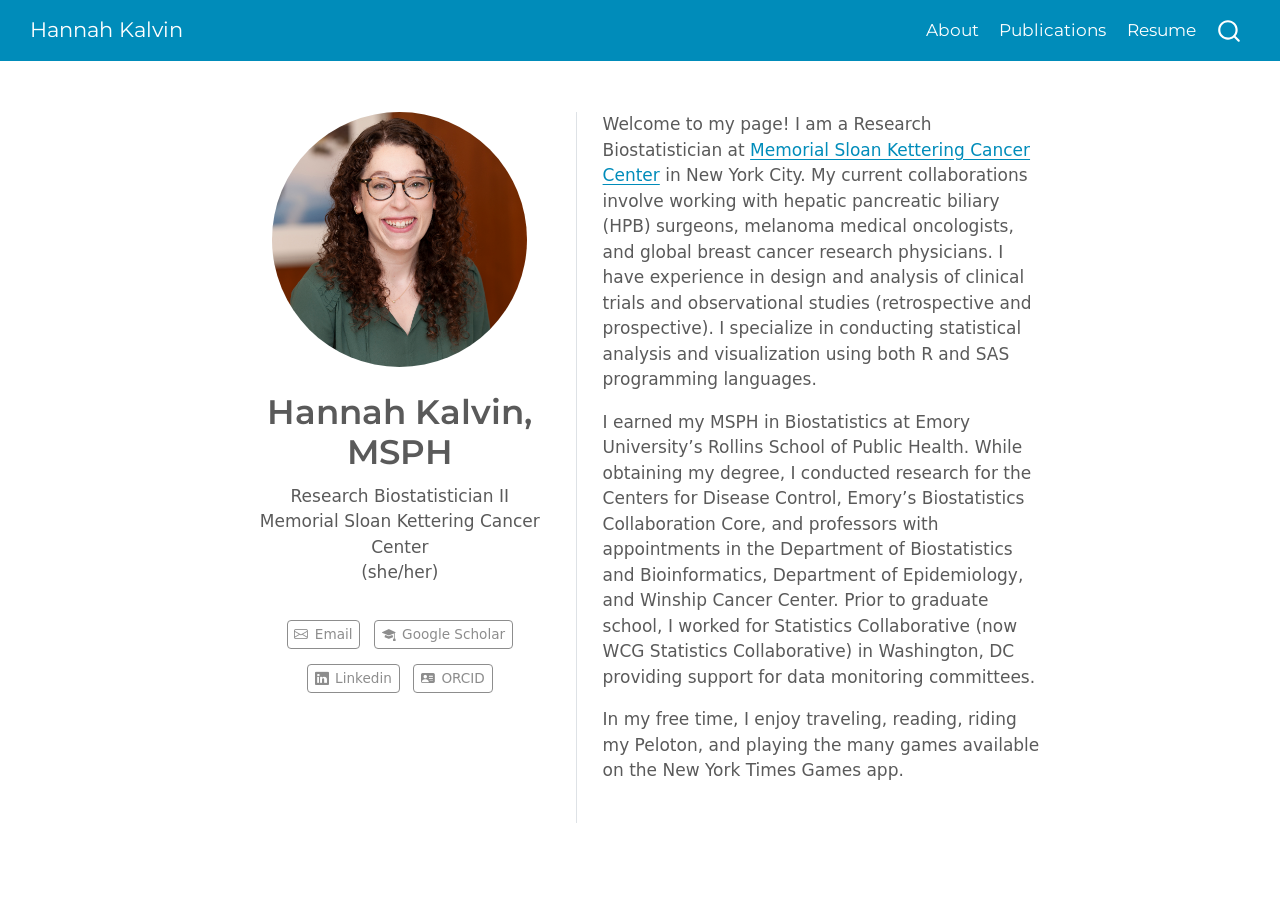
<file: docs/index.html>
<!DOCTYPE html>
<html xmlns="http://www.w3.org/1999/xhtml" lang="en" xml:lang="en"><head>

<meta charset="utf-8">
<meta name="generator" content="quarto-1.5.57">

<meta name="viewport" content="width=device-width, initial-scale=1.0, user-scalable=yes">


<title>Hannah Kalvin, MSPH – Hannah Kalvin</title>
<style>
code{white-space: pre-wrap;}
span.smallcaps{font-variant: small-caps;}
div.columns{display: flex; gap: min(4vw, 1.5em);}
div.column{flex: auto; overflow-x: auto;}
div.hanging-indent{margin-left: 1.5em; text-indent: -1.5em;}
ul.task-list{list-style: none;}
ul.task-list li input[type="checkbox"] {
  width: 0.8em;
  margin: 0 0.8em 0.2em -1em; /* quarto-specific, see https://github.com/quarto-dev/quarto-cli/issues/4556 */ 
  vertical-align: middle;
}
</style>


<script src="site_libs/quarto-nav/quarto-nav.js"></script>
<script src="site_libs/quarto-nav/headroom.min.js"></script>
<script src="site_libs/clipboard/clipboard.min.js"></script>
<script src="site_libs/quarto-search/autocomplete.umd.js"></script>
<script src="site_libs/quarto-search/fuse.min.js"></script>
<script src="site_libs/quarto-search/quarto-search.js"></script>
<meta name="quarto:offset" content="./">
<script src="site_libs/quarto-html/quarto.js"></script>
<script src="site_libs/quarto-html/popper.min.js"></script>
<script src="site_libs/quarto-html/tippy.umd.min.js"></script>
<link href="site_libs/quarto-html/tippy.css" rel="stylesheet">
<link href="site_libs/quarto-html/quarto-syntax-highlighting.css" rel="stylesheet" id="quarto-text-highlighting-styles">
<script src="site_libs/bootstrap/bootstrap.min.js"></script>
<link href="site_libs/bootstrap/bootstrap-icons.css" rel="stylesheet">
<link href="site_libs/bootstrap/bootstrap.min.css" rel="stylesheet" id="quarto-bootstrap" data-mode="light">
<script id="quarto-search-options" type="application/json">{
  "location": "navbar",
  "copy-button": false,
  "collapse-after": 3,
  "panel-placement": "end",
  "type": "overlay",
  "limit": 50,
  "keyboard-shortcut": [
    "f",
    "/",
    "s"
  ],
  "show-item-context": false,
  "language": {
    "search-no-results-text": "No results",
    "search-matching-documents-text": "matching documents",
    "search-copy-link-title": "Copy link to search",
    "search-hide-matches-text": "Hide additional matches",
    "search-more-match-text": "more match in this document",
    "search-more-matches-text": "more matches in this document",
    "search-clear-button-title": "Clear",
    "search-text-placeholder": "",
    "search-detached-cancel-button-title": "Cancel",
    "search-submit-button-title": "Submit",
    "search-label": "Search"
  }
}</script>


<link rel="stylesheet" href="styles/styles.css">
</head>

<body class="nav-fixed fullcontent">

<div id="quarto-search-results"></div>
  <header id="quarto-header" class="headroom fixed-top">
    <nav class="navbar navbar-expand-lg " data-bs-theme="dark">
      <div class="navbar-container container-fluid">
      <div class="navbar-brand-container mx-auto">
    <a class="navbar-brand" href="./index.html">
    <span class="navbar-title">Hannah Kalvin</span>
    </a>
  </div>
            <div id="quarto-search" class="" title="Search"></div>
          <button class="navbar-toggler" type="button" data-bs-toggle="collapse" data-bs-target="#navbarCollapse" aria-controls="navbarCollapse" role="menu" aria-expanded="false" aria-label="Toggle navigation" onclick="if (window.quartoToggleHeadroom) { window.quartoToggleHeadroom(); }">
  <span class="navbar-toggler-icon"></span>
</button>
          <div class="collapse navbar-collapse" id="navbarCollapse">
            <ul class="navbar-nav navbar-nav-scroll ms-auto">
  <li class="nav-item">
    <a class="nav-link active" href="./index.html" aria-current="page"> 
<span class="menu-text">About</span></a>
  </li>  
  <li class="nav-item">
    <a class="nav-link" href="./pages/publications.html"> 
<span class="menu-text">Publications</span></a>
  </li>  
  <li class="nav-item">
    <a class="nav-link" href="./pages/cv_resume1.html"> 
<span class="menu-text">Resume</span></a>
  </li>  
</ul>
          </div> <!-- /navcollapse -->
            <div class="quarto-navbar-tools">
</div>
      </div> <!-- /container-fluid -->
    </nav>
</header>
<!-- content -->
<div id="quarto-content" class="quarto-container page-columns page-rows-contents page-layout-article page-navbar">
<!-- sidebar -->
<!-- margin-sidebar -->
    
<!-- main -->
<div class="quarto-about-trestles">
  <div class="about-entity">
    <img src="files/HannahKalvin.jpg" class="about-image
  round " style="height: 15em; width: 15em;">
<header id="title-block-header" class="quarto-title-block default">
<div class="quarto-title">
<h1 class="title">Hannah Kalvin, MSPH</h1>
<p class="subtitle lead"></p><div class="line-block">Research Biostatistician II<br>
Memorial Sloan Kettering Cancer Center<br>
(she/her)</div><p></p>
</div>
<div class="quarto-title-meta">
  </div>
</header>
    <div class="about-links">
  <a href="mailto:hannahlkalvin@gmail.com" class="about-link" rel="" target="">
    <i class="bi bi-envelope"></i>
     <span class="about-link-text">Email</span>
  </a>
  <a href="https://scholar.google.com/citations?hl=en&amp;user=Gat1Du8AAAAJ&amp;view_op=list_works&amp;authuser=1&amp;sortby=pubdate" class="about-link" rel="" target="">
    <i class="bi bi-mortarboard-fill"></i>
     <span class="about-link-text">Google Scholar</span>
  </a>
  <a href="https://www.linkedin.com/in/hannah-kalvin-msph/" class="about-link" rel="" target="">
    <i class="bi bi-linkedin"></i>
     <span class="about-link-text">Linkedin</span>
  </a>
  <a href="https://orcid.org/0000-0002-6636-0602" class="about-link" rel="" target="">
    <i class="bi bi-person-vcard-fill"></i>
     <span class="about-link-text">ORCID</span>
  </a>
</div>
  </div>
  <div class="about-contents"><main class="content" id="quarto-document-content">
<p>Welcome to my page! I am a Research Biostatistician at <a href="https://www.mskcc.org/">Memorial Sloan Kettering Cancer Center</a> in New York City. My current collaborations involve working with hepatic pancreatic biliary (HPB) surgeons, melanoma medical oncologists, and global breast cancer research physicians. I have experience in design and analysis of clinical trials and observational studies (retrospective and prospective). I specialize in conducting statistical analysis and visualization using both R and SAS programming languages.</p>
<p>I earned my MSPH in Biostatistics at Emory University’s Rollins School of Public Health. While obtaining my degree, I conducted research for the Centers for Disease Control, Emory’s Biostatistics Collaboration Core, and professors with appointments in the Department of Biostatistics and Bioinformatics, Department of Epidemiology, and Winship Cancer Center. Prior to graduate school, I worked for Statistics Collaborative (now WCG Statistics Collaborative) in Washington, DC providing support for data monitoring committees.</p>
<p>In my free time, I enjoy traveling, reading, riding my Peloton, and playing the many games available on the New York Times Games app.</p>


</main></div>
</div>
 <!-- /main -->
<script id="quarto-html-after-body" type="application/javascript">
window.document.addEventListener("DOMContentLoaded", function (event) {
  const toggleBodyColorMode = (bsSheetEl) => {
    const mode = bsSheetEl.getAttribute("data-mode");
    const bodyEl = window.document.querySelector("body");
    if (mode === "dark") {
      bodyEl.classList.add("quarto-dark");
      bodyEl.classList.remove("quarto-light");
    } else {
      bodyEl.classList.add("quarto-light");
      bodyEl.classList.remove("quarto-dark");
    }
  }
  const toggleBodyColorPrimary = () => {
    const bsSheetEl = window.document.querySelector("link#quarto-bootstrap");
    if (bsSheetEl) {
      toggleBodyColorMode(bsSheetEl);
    }
  }
  toggleBodyColorPrimary();  
  const isCodeAnnotation = (el) => {
    for (const clz of el.classList) {
      if (clz.startsWith('code-annotation-')) {                     
        return true;
      }
    }
    return false;
  }
  const onCopySuccess = function(e) {
    // button target
    const button = e.trigger;
    // don't keep focus
    button.blur();
    // flash "checked"
    button.classList.add('code-copy-button-checked');
    var currentTitle = button.getAttribute("title");
    button.setAttribute("title", "Copied!");
    let tooltip;
    if (window.bootstrap) {
      button.setAttribute("data-bs-toggle", "tooltip");
      button.setAttribute("data-bs-placement", "left");
      button.setAttribute("data-bs-title", "Copied!");
      tooltip = new bootstrap.Tooltip(button, 
        { trigger: "manual", 
          customClass: "code-copy-button-tooltip",
          offset: [0, -8]});
      tooltip.show();    
    }
    setTimeout(function() {
      if (tooltip) {
        tooltip.hide();
        button.removeAttribute("data-bs-title");
        button.removeAttribute("data-bs-toggle");
        button.removeAttribute("data-bs-placement");
      }
      button.setAttribute("title", currentTitle);
      button.classList.remove('code-copy-button-checked');
    }, 1000);
    // clear code selection
    e.clearSelection();
  }
  const getTextToCopy = function(trigger) {
      const codeEl = trigger.previousElementSibling.cloneNode(true);
      for (const childEl of codeEl.children) {
        if (isCodeAnnotation(childEl)) {
          childEl.remove();
        }
      }
      return codeEl.innerText;
  }
  const clipboard = new window.ClipboardJS('.code-copy-button:not([data-in-quarto-modal])', {
    text: getTextToCopy
  });
  clipboard.on('success', onCopySuccess);
  if (window.document.getElementById('quarto-embedded-source-code-modal')) {
    // For code content inside modals, clipBoardJS needs to be initialized with a container option
    // TODO: Check when it could be a function (https://github.com/zenorocha/clipboard.js/issues/860)
    const clipboardModal = new window.ClipboardJS('.code-copy-button[data-in-quarto-modal]', {
      text: getTextToCopy,
      container: window.document.getElementById('quarto-embedded-source-code-modal')
    });
    clipboardModal.on('success', onCopySuccess);
  }
    var localhostRegex = new RegExp(/^(?:http|https):\/\/localhost\:?[0-9]*\//);
    var mailtoRegex = new RegExp(/^mailto:/);
      var filterRegex = new RegExp('/' + window.location.host + '/');
    var isInternal = (href) => {
        return filterRegex.test(href) || localhostRegex.test(href) || mailtoRegex.test(href);
    }
    // Inspect non-navigation links and adorn them if external
 	var links = window.document.querySelectorAll('a[href]:not(.nav-link):not(.navbar-brand):not(.toc-action):not(.sidebar-link):not(.sidebar-item-toggle):not(.pagination-link):not(.no-external):not([aria-hidden]):not(.dropdown-item):not(.quarto-navigation-tool):not(.about-link)');
    for (var i=0; i<links.length; i++) {
      const link = links[i];
      if (!isInternal(link.href)) {
        // undo the damage that might have been done by quarto-nav.js in the case of
        // links that we want to consider external
        if (link.dataset.originalHref !== undefined) {
          link.href = link.dataset.originalHref;
        }
      }
    }
  function tippyHover(el, contentFn, onTriggerFn, onUntriggerFn) {
    const config = {
      allowHTML: true,
      maxWidth: 500,
      delay: 100,
      arrow: false,
      appendTo: function(el) {
          return el.parentElement;
      },
      interactive: true,
      interactiveBorder: 10,
      theme: 'quarto',
      placement: 'bottom-start',
    };
    if (contentFn) {
      config.content = contentFn;
    }
    if (onTriggerFn) {
      config.onTrigger = onTriggerFn;
    }
    if (onUntriggerFn) {
      config.onUntrigger = onUntriggerFn;
    }
    window.tippy(el, config); 
  }
  const noterefs = window.document.querySelectorAll('a[role="doc-noteref"]');
  for (var i=0; i<noterefs.length; i++) {
    const ref = noterefs[i];
    tippyHover(ref, function() {
      // use id or data attribute instead here
      let href = ref.getAttribute('data-footnote-href') || ref.getAttribute('href');
      try { href = new URL(href).hash; } catch {}
      const id = href.replace(/^#\/?/, "");
      const note = window.document.getElementById(id);
      if (note) {
        return note.innerHTML;
      } else {
        return "";
      }
    });
  }
  const xrefs = window.document.querySelectorAll('a.quarto-xref');
  const processXRef = (id, note) => {
    // Strip column container classes
    const stripColumnClz = (el) => {
      el.classList.remove("page-full", "page-columns");
      if (el.children) {
        for (const child of el.children) {
          stripColumnClz(child);
        }
      }
    }
    stripColumnClz(note)
    if (id === null || id.startsWith('sec-')) {
      // Special case sections, only their first couple elements
      const container = document.createElement("div");
      if (note.children && note.children.length > 2) {
        container.appendChild(note.children[0].cloneNode(true));
        for (let i = 1; i < note.children.length; i++) {
          const child = note.children[i];
          if (child.tagName === "P" && child.innerText === "") {
            continue;
          } else {
            container.appendChild(child.cloneNode(true));
            break;
          }
        }
        if (window.Quarto?.typesetMath) {
          window.Quarto.typesetMath(container);
        }
        return container.innerHTML
      } else {
        if (window.Quarto?.typesetMath) {
          window.Quarto.typesetMath(note);
        }
        return note.innerHTML;
      }
    } else {
      // Remove any anchor links if they are present
      const anchorLink = note.querySelector('a.anchorjs-link');
      if (anchorLink) {
        anchorLink.remove();
      }
      if (window.Quarto?.typesetMath) {
        window.Quarto.typesetMath(note);
      }
      // TODO in 1.5, we should make sure this works without a callout special case
      if (note.classList.contains("callout")) {
        return note.outerHTML;
      } else {
        return note.innerHTML;
      }
    }
  }
  for (var i=0; i<xrefs.length; i++) {
    const xref = xrefs[i];
    tippyHover(xref, undefined, function(instance) {
      instance.disable();
      let url = xref.getAttribute('href');
      let hash = undefined; 
      if (url.startsWith('#')) {
        hash = url;
      } else {
        try { hash = new URL(url).hash; } catch {}
      }
      if (hash) {
        const id = hash.replace(/^#\/?/, "");
        const note = window.document.getElementById(id);
        if (note !== null) {
          try {
            const html = processXRef(id, note.cloneNode(true));
            instance.setContent(html);
          } finally {
            instance.enable();
            instance.show();
          }
        } else {
          // See if we can fetch this
          fetch(url.split('#')[0])
          .then(res => res.text())
          .then(html => {
            const parser = new DOMParser();
            const htmlDoc = parser.parseFromString(html, "text/html");
            const note = htmlDoc.getElementById(id);
            if (note !== null) {
              const html = processXRef(id, note);
              instance.setContent(html);
            } 
          }).finally(() => {
            instance.enable();
            instance.show();
          });
        }
      } else {
        // See if we can fetch a full url (with no hash to target)
        // This is a special case and we should probably do some content thinning / targeting
        fetch(url)
        .then(res => res.text())
        .then(html => {
          const parser = new DOMParser();
          const htmlDoc = parser.parseFromString(html, "text/html");
          const note = htmlDoc.querySelector('main.content');
          if (note !== null) {
            // This should only happen for chapter cross references
            // (since there is no id in the URL)
            // remove the first header
            if (note.children.length > 0 && note.children[0].tagName === "HEADER") {
              note.children[0].remove();
            }
            const html = processXRef(null, note);
            instance.setContent(html);
          } 
        }).finally(() => {
          instance.enable();
          instance.show();
        });
      }
    }, function(instance) {
    });
  }
      let selectedAnnoteEl;
      const selectorForAnnotation = ( cell, annotation) => {
        let cellAttr = 'data-code-cell="' + cell + '"';
        let lineAttr = 'data-code-annotation="' +  annotation + '"';
        const selector = 'span[' + cellAttr + '][' + lineAttr + ']';
        return selector;
      }
      const selectCodeLines = (annoteEl) => {
        const doc = window.document;
        const targetCell = annoteEl.getAttribute("data-target-cell");
        const targetAnnotation = annoteEl.getAttribute("data-target-annotation");
        const annoteSpan = window.document.querySelector(selectorForAnnotation(targetCell, targetAnnotation));
        const lines = annoteSpan.getAttribute("data-code-lines").split(",");
        const lineIds = lines.map((line) => {
          return targetCell + "-" + line;
        })
        let top = null;
        let height = null;
        let parent = null;
        if (lineIds.length > 0) {
            //compute the position of the single el (top and bottom and make a div)
            const el = window.document.getElementById(lineIds[0]);
            top = el.offsetTop;
            height = el.offsetHeight;
            parent = el.parentElement.parentElement;
          if (lineIds.length > 1) {
            const lastEl = window.document.getElementById(lineIds[lineIds.length - 1]);
            const bottom = lastEl.offsetTop + lastEl.offsetHeight;
            height = bottom - top;
          }
          if (top !== null && height !== null && parent !== null) {
            // cook up a div (if necessary) and position it 
            let div = window.document.getElementById("code-annotation-line-highlight");
            if (div === null) {
              div = window.document.createElement("div");
              div.setAttribute("id", "code-annotation-line-highlight");
              div.style.position = 'absolute';
              parent.appendChild(div);
            }
            div.style.top = top - 2 + "px";
            div.style.height = height + 4 + "px";
            div.style.left = 0;
            let gutterDiv = window.document.getElementById("code-annotation-line-highlight-gutter");
            if (gutterDiv === null) {
              gutterDiv = window.document.createElement("div");
              gutterDiv.setAttribute("id", "code-annotation-line-highlight-gutter");
              gutterDiv.style.position = 'absolute';
              const codeCell = window.document.getElementById(targetCell);
              const gutter = codeCell.querySelector('.code-annotation-gutter');
              gutter.appendChild(gutterDiv);
            }
            gutterDiv.style.top = top - 2 + "px";
            gutterDiv.style.height = height + 4 + "px";
          }
          selectedAnnoteEl = annoteEl;
        }
      };
      const unselectCodeLines = () => {
        const elementsIds = ["code-annotation-line-highlight", "code-annotation-line-highlight-gutter"];
        elementsIds.forEach((elId) => {
          const div = window.document.getElementById(elId);
          if (div) {
            div.remove();
          }
        });
        selectedAnnoteEl = undefined;
      };
        // Handle positioning of the toggle
    window.addEventListener(
      "resize",
      throttle(() => {
        elRect = undefined;
        if (selectedAnnoteEl) {
          selectCodeLines(selectedAnnoteEl);
        }
      }, 10)
    );
    function throttle(fn, ms) {
    let throttle = false;
    let timer;
      return (...args) => {
        if(!throttle) { // first call gets through
            fn.apply(this, args);
            throttle = true;
        } else { // all the others get throttled
            if(timer) clearTimeout(timer); // cancel #2
            timer = setTimeout(() => {
              fn.apply(this, args);
              timer = throttle = false;
            }, ms);
        }
      };
    }
      // Attach click handler to the DT
      const annoteDls = window.document.querySelectorAll('dt[data-target-cell]');
      for (const annoteDlNode of annoteDls) {
        annoteDlNode.addEventListener('click', (event) => {
          const clickedEl = event.target;
          if (clickedEl !== selectedAnnoteEl) {
            unselectCodeLines();
            const activeEl = window.document.querySelector('dt[data-target-cell].code-annotation-active');
            if (activeEl) {
              activeEl.classList.remove('code-annotation-active');
            }
            selectCodeLines(clickedEl);
            clickedEl.classList.add('code-annotation-active');
          } else {
            // Unselect the line
            unselectCodeLines();
            clickedEl.classList.remove('code-annotation-active');
          }
        });
      }
  const findCites = (el) => {
    const parentEl = el.parentElement;
    if (parentEl) {
      const cites = parentEl.dataset.cites;
      if (cites) {
        return {
          el,
          cites: cites.split(' ')
        };
      } else {
        return findCites(el.parentElement)
      }
    } else {
      return undefined;
    }
  };
  var bibliorefs = window.document.querySelectorAll('a[role="doc-biblioref"]');
  for (var i=0; i<bibliorefs.length; i++) {
    const ref = bibliorefs[i];
    const citeInfo = findCites(ref);
    if (citeInfo) {
      tippyHover(citeInfo.el, function() {
        var popup = window.document.createElement('div');
        citeInfo.cites.forEach(function(cite) {
          var citeDiv = window.document.createElement('div');
          citeDiv.classList.add('hanging-indent');
          citeDiv.classList.add('csl-entry');
          var biblioDiv = window.document.getElementById('ref-' + cite);
          if (biblioDiv) {
            citeDiv.innerHTML = biblioDiv.innerHTML;
          }
          popup.appendChild(citeDiv);
        });
        return popup.innerHTML;
      });
    }
  }
});
</script>
</div> <!-- /content -->




</body></html>
</file>
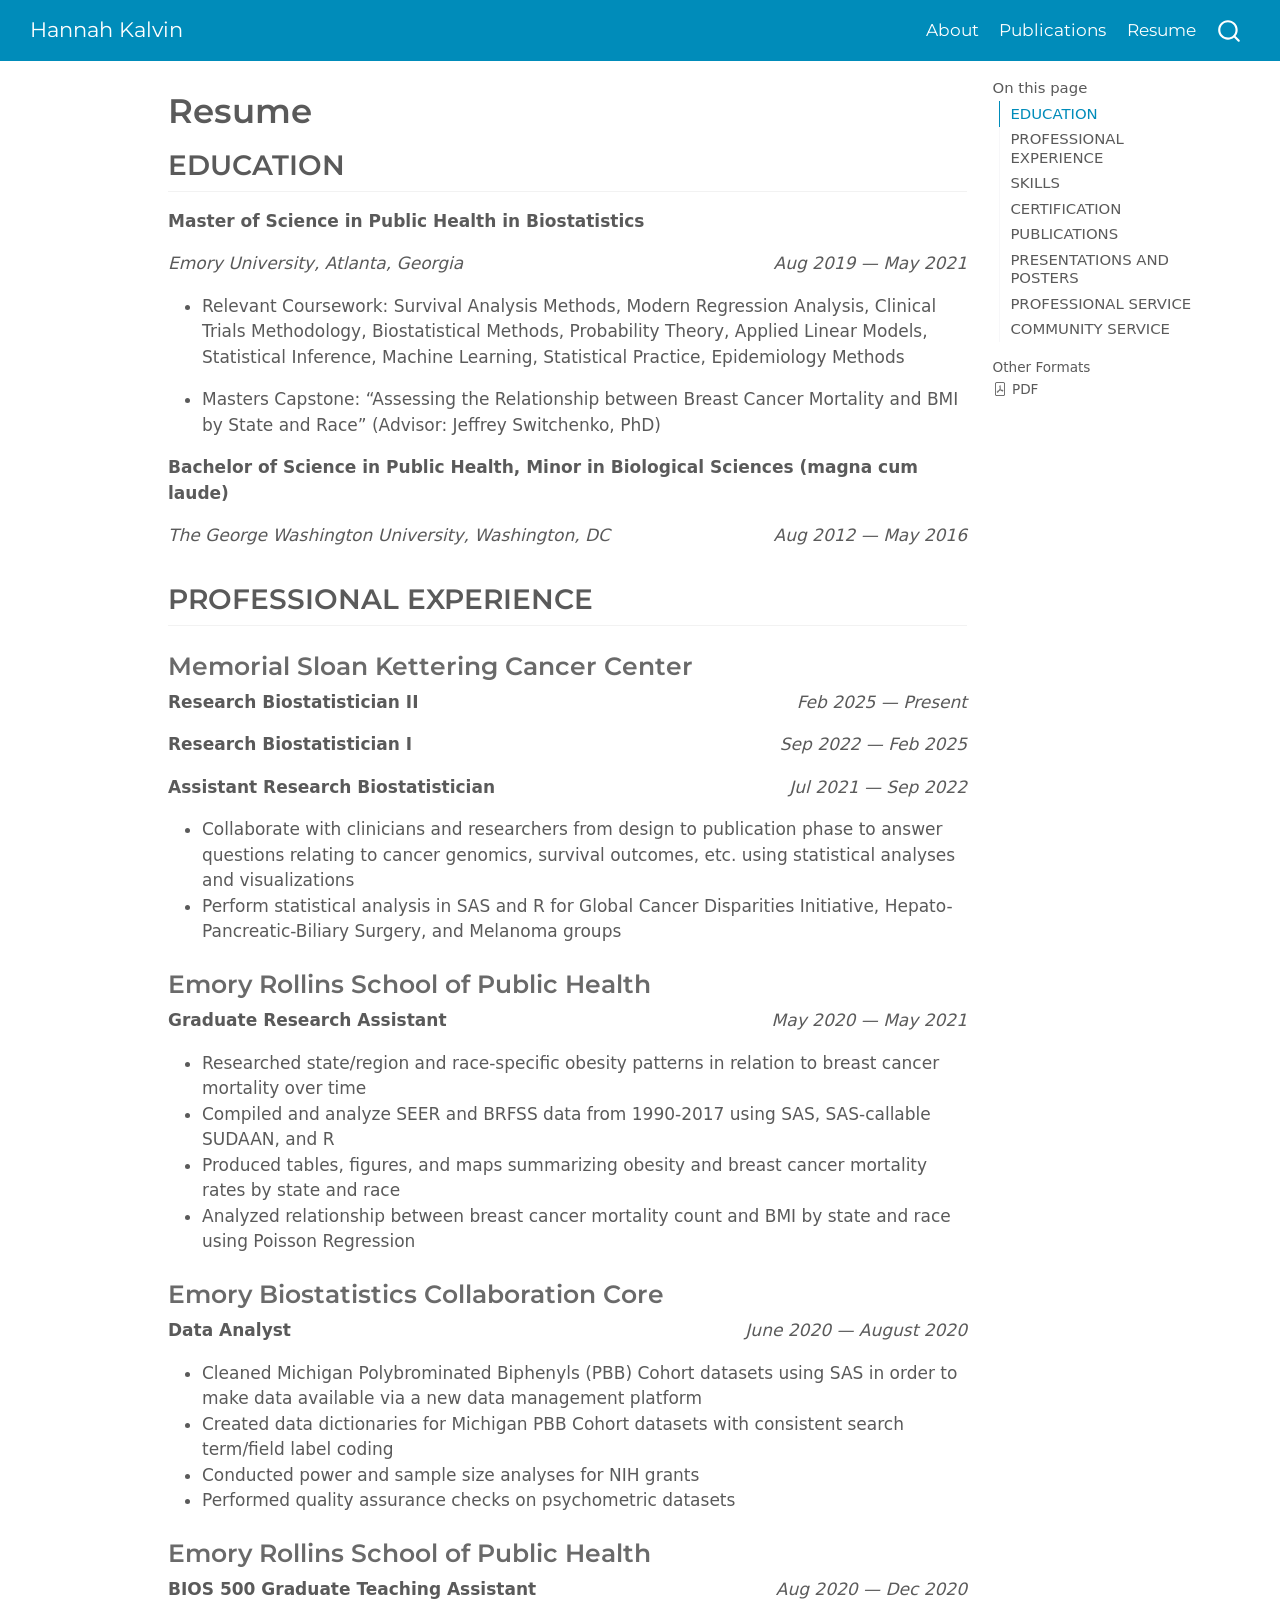
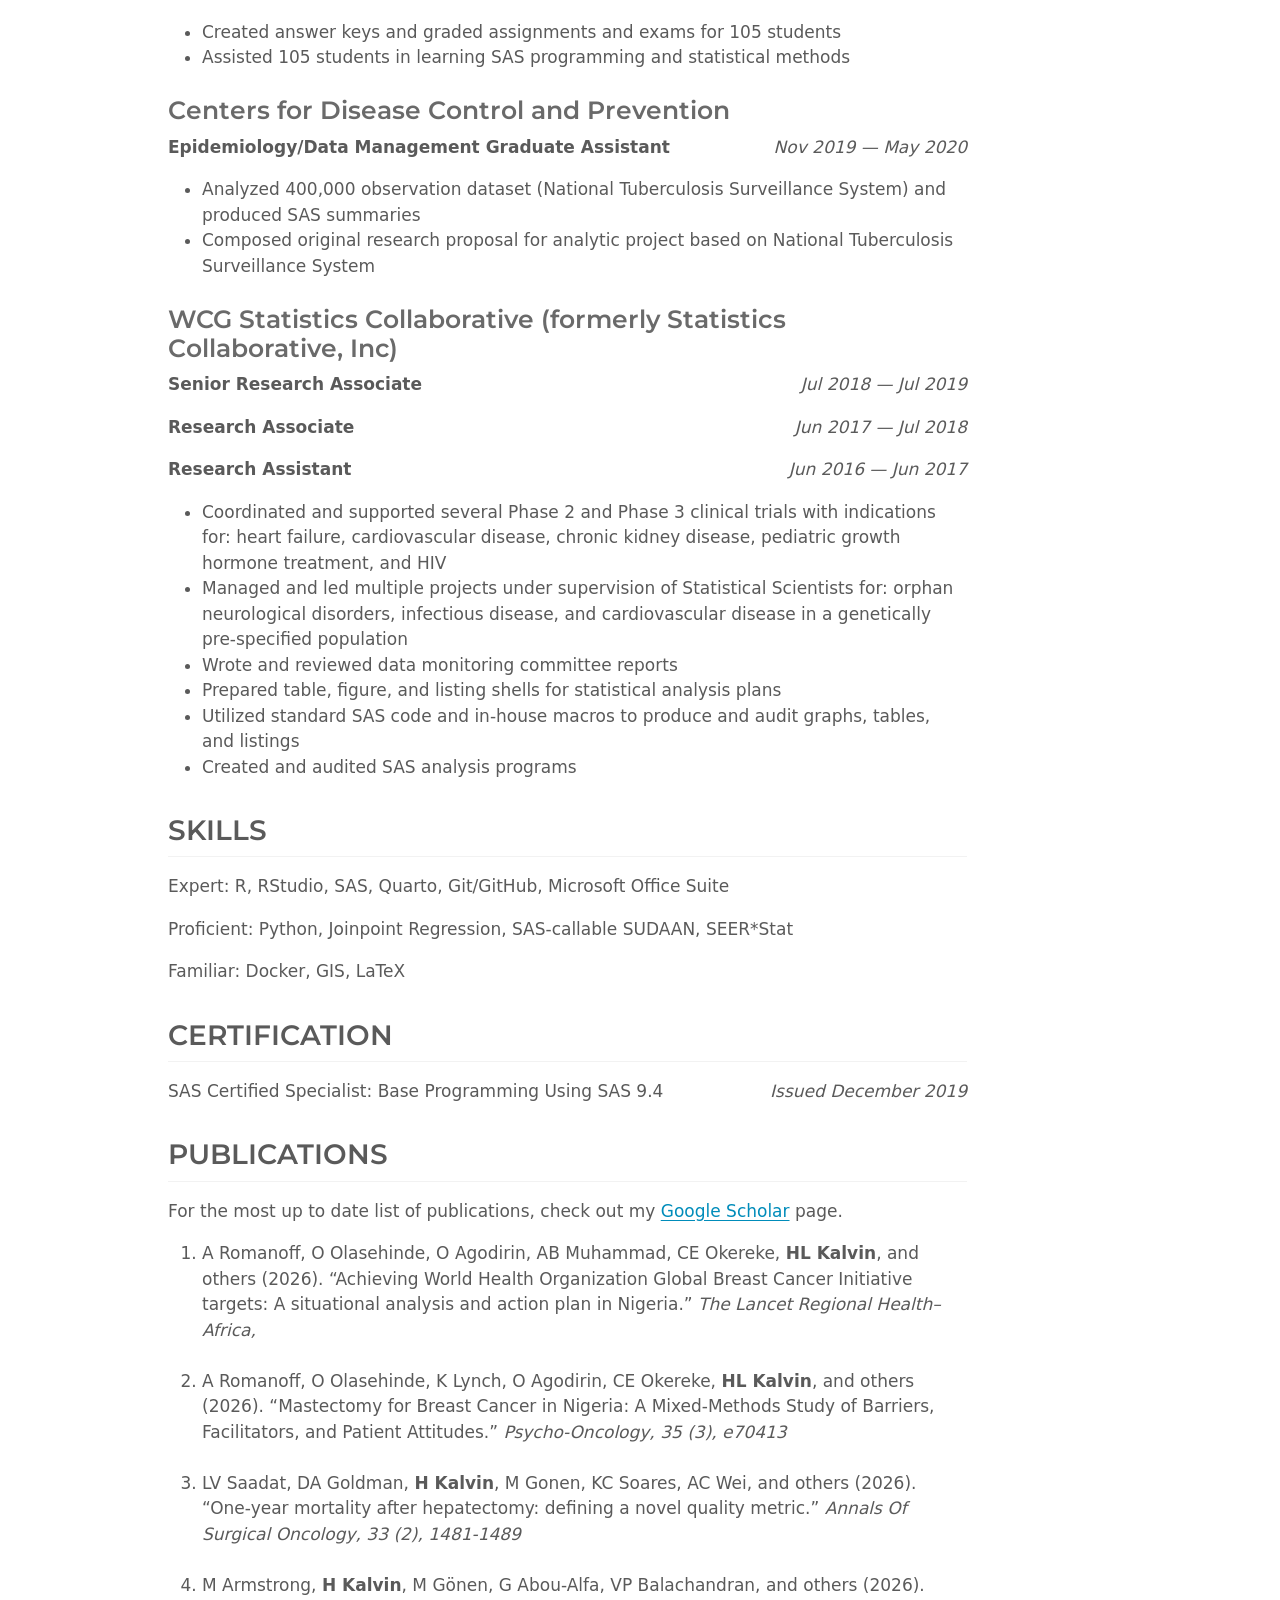
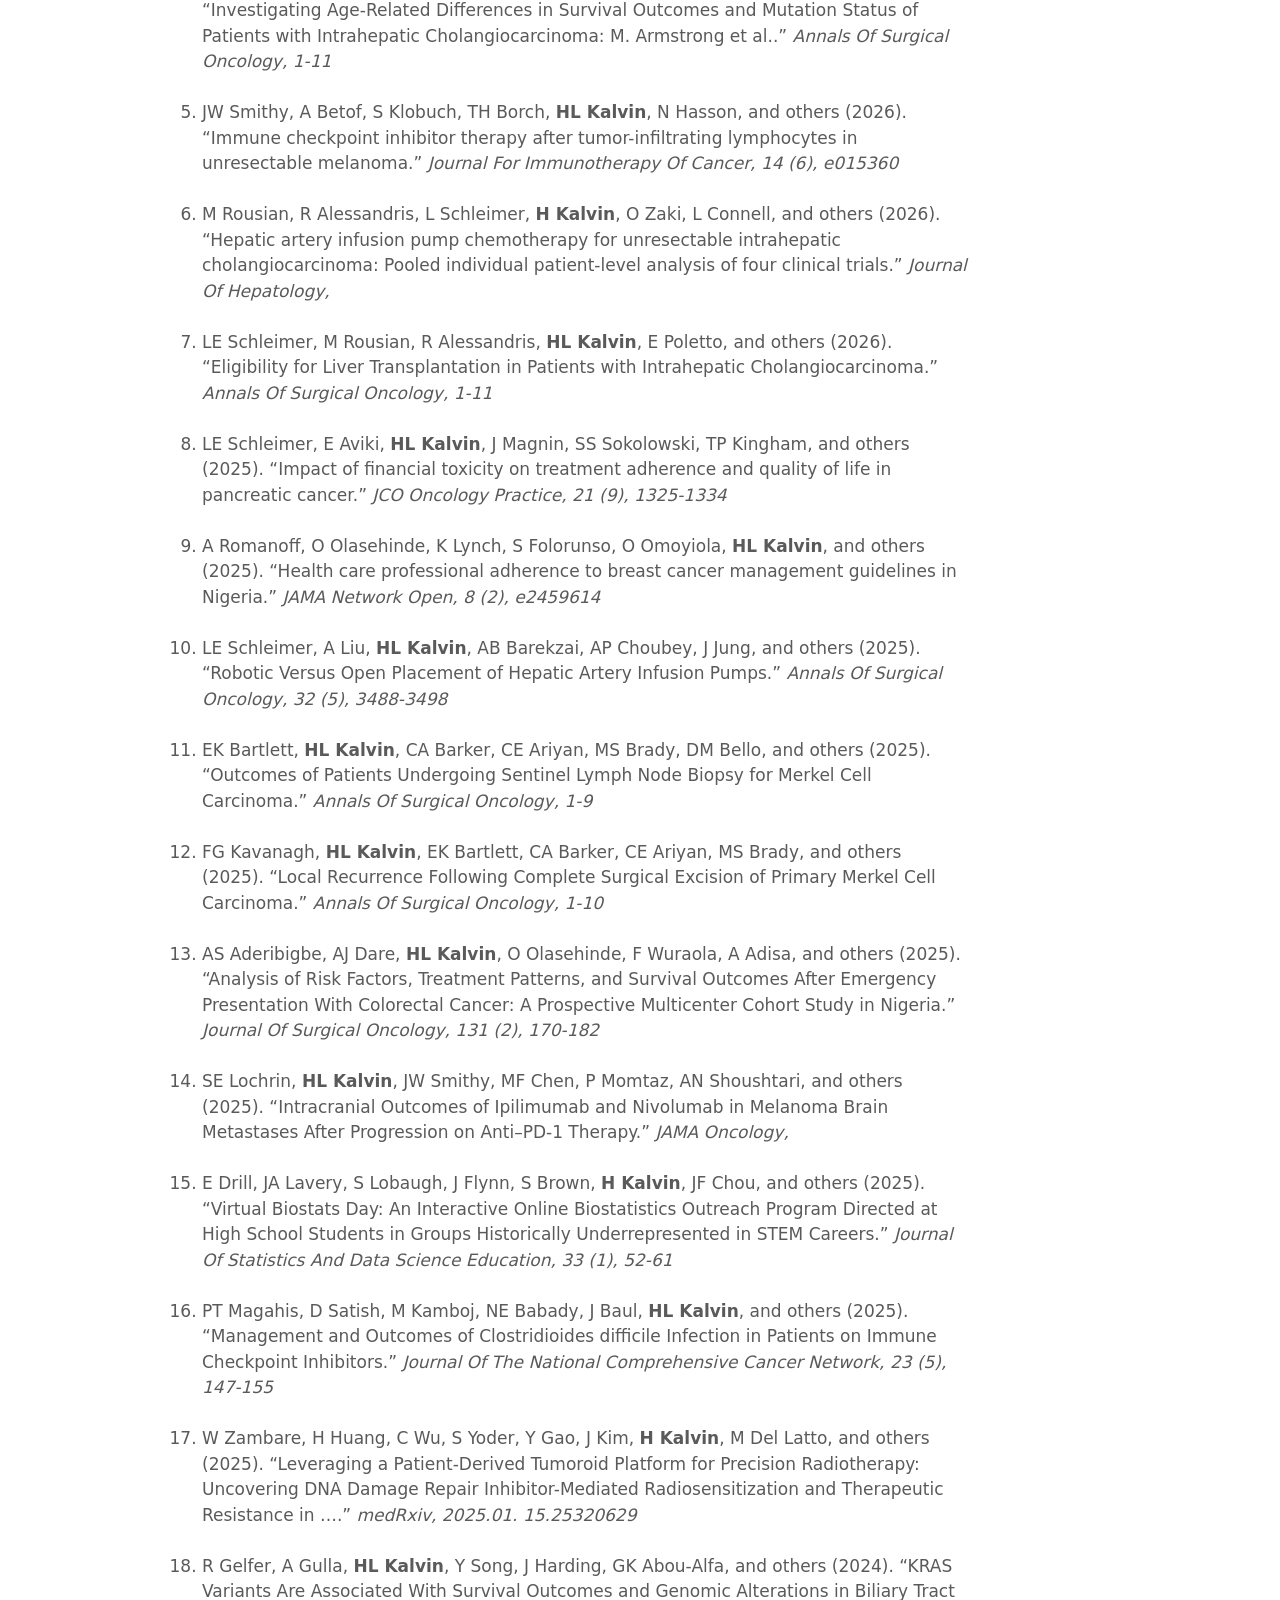
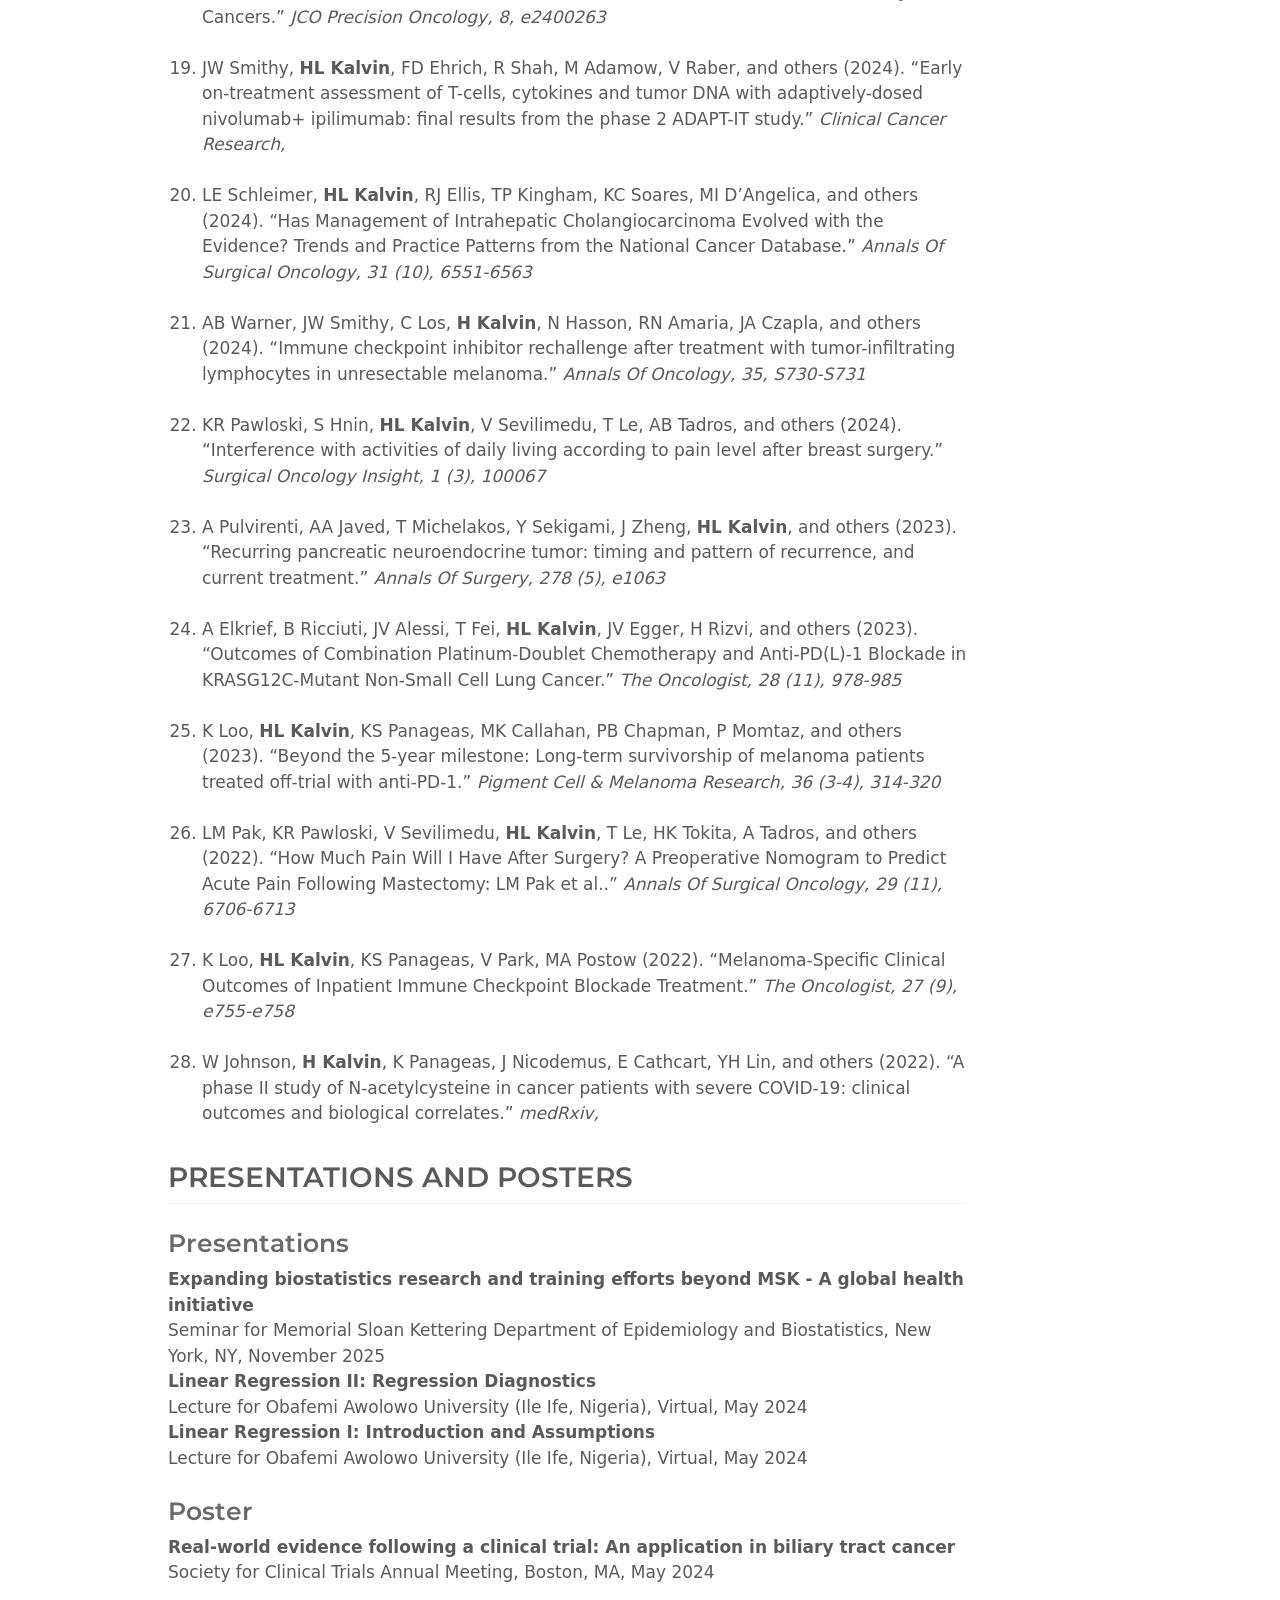
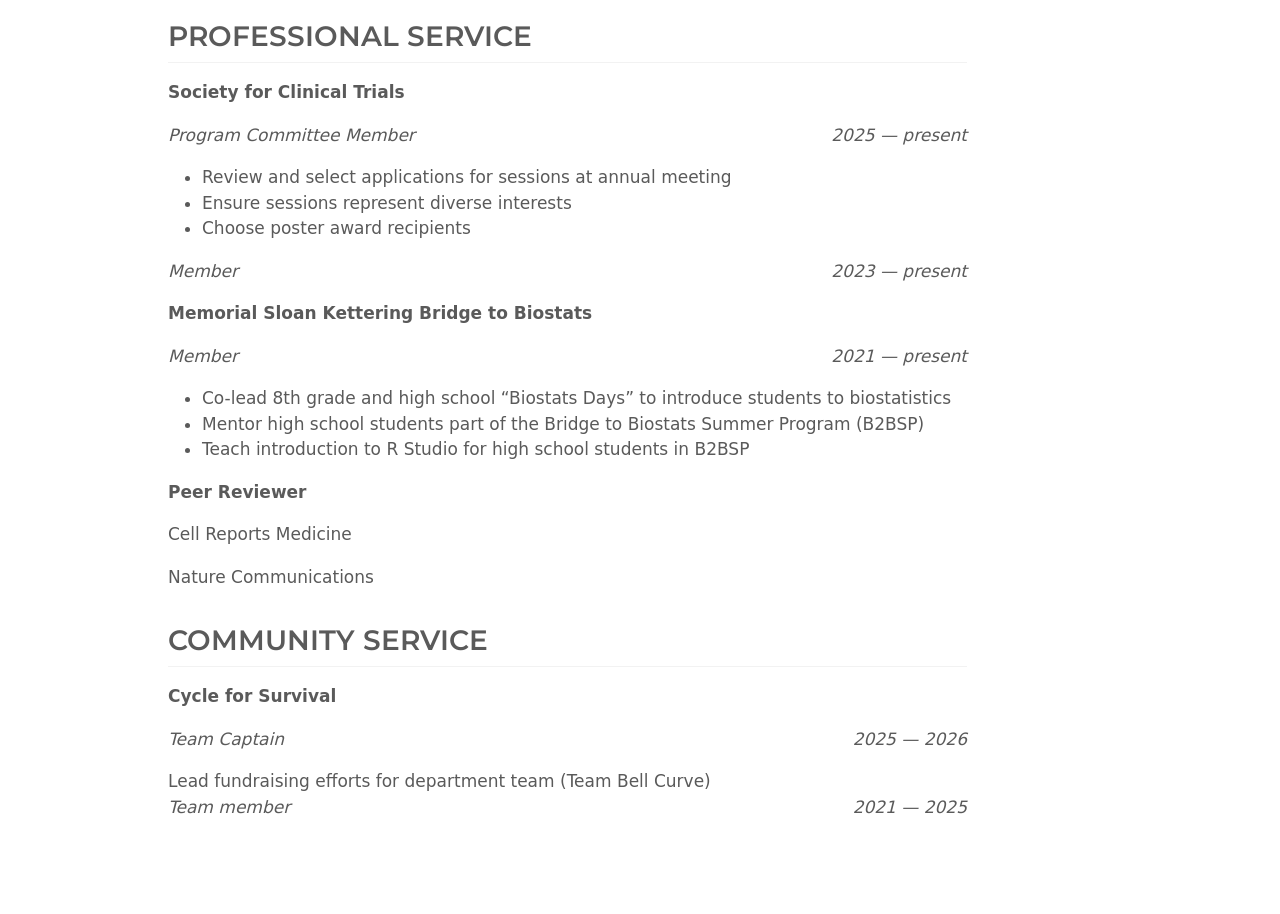
<file: docs/pages/cv_resume1.html>
<!DOCTYPE html>
<html xmlns="http://www.w3.org/1999/xhtml" lang="en" xml:lang="en"><head>

<meta charset="utf-8">
<meta name="generator" content="quarto-1.5.57">

<meta name="viewport" content="width=device-width, initial-scale=1.0, user-scalable=yes">


<title>Resume – Hannah Kalvin</title>
<style>
code{white-space: pre-wrap;}
span.smallcaps{font-variant: small-caps;}
div.columns{display: flex; gap: min(4vw, 1.5em);}
div.column{flex: auto; overflow-x: auto;}
div.hanging-indent{margin-left: 1.5em; text-indent: -1.5em;}
ul.task-list{list-style: none;}
ul.task-list li input[type="checkbox"] {
  width: 0.8em;
  margin: 0 0.8em 0.2em -1em; /* quarto-specific, see https://github.com/quarto-dev/quarto-cli/issues/4556 */ 
  vertical-align: middle;
}
</style>


<script src="../site_libs/quarto-nav/quarto-nav.js"></script>
<script src="../site_libs/quarto-nav/headroom.min.js"></script>
<script src="../site_libs/clipboard/clipboard.min.js"></script>
<script src="../site_libs/quarto-search/autocomplete.umd.js"></script>
<script src="../site_libs/quarto-search/fuse.min.js"></script>
<script src="../site_libs/quarto-search/quarto-search.js"></script>
<meta name="quarto:offset" content="../">
<script src="../site_libs/quarto-html/quarto.js"></script>
<script src="../site_libs/quarto-html/popper.min.js"></script>
<script src="../site_libs/quarto-html/tippy.umd.min.js"></script>
<script src="../site_libs/quarto-html/anchor.min.js"></script>
<link href="../site_libs/quarto-html/tippy.css" rel="stylesheet">
<link href="../site_libs/quarto-html/quarto-syntax-highlighting.css" rel="stylesheet" id="quarto-text-highlighting-styles">
<script src="../site_libs/bootstrap/bootstrap.min.js"></script>
<link href="../site_libs/bootstrap/bootstrap-icons.css" rel="stylesheet">
<link href="../site_libs/bootstrap/bootstrap.min.css" rel="stylesheet" id="quarto-bootstrap" data-mode="light">
<script id="quarto-search-options" type="application/json">{
  "location": "navbar",
  "copy-button": false,
  "collapse-after": 3,
  "panel-placement": "end",
  "type": "overlay",
  "limit": 50,
  "keyboard-shortcut": [
    "f",
    "/",
    "s"
  ],
  "show-item-context": false,
  "language": {
    "search-no-results-text": "No results",
    "search-matching-documents-text": "matching documents",
    "search-copy-link-title": "Copy link to search",
    "search-hide-matches-text": "Hide additional matches",
    "search-more-match-text": "more match in this document",
    "search-more-matches-text": "more matches in this document",
    "search-clear-button-title": "Clear",
    "search-text-placeholder": "",
    "search-detached-cancel-button-title": "Cancel",
    "search-submit-button-title": "Submit",
    "search-label": "Search"
  }
}</script>


<link rel="stylesheet" href="../styles/styles.css">
</head>

<body class="nav-fixed">

<div id="quarto-search-results"></div>
  <header id="quarto-header" class="headroom fixed-top">
    <nav class="navbar navbar-expand-lg " data-bs-theme="dark">
      <div class="navbar-container container-fluid">
      <div class="navbar-brand-container mx-auto">
    <a class="navbar-brand" href="../index.html">
    <span class="navbar-title">Hannah Kalvin</span>
    </a>
  </div>
            <div id="quarto-search" class="" title="Search"></div>
          <button class="navbar-toggler" type="button" data-bs-toggle="collapse" data-bs-target="#navbarCollapse" aria-controls="navbarCollapse" role="menu" aria-expanded="false" aria-label="Toggle navigation" onclick="if (window.quartoToggleHeadroom) { window.quartoToggleHeadroom(); }">
  <span class="navbar-toggler-icon"></span>
</button>
          <div class="collapse navbar-collapse" id="navbarCollapse">
            <ul class="navbar-nav navbar-nav-scroll ms-auto">
  <li class="nav-item">
    <a class="nav-link" href="../index.html"> 
<span class="menu-text">About</span></a>
  </li>  
  <li class="nav-item">
    <a class="nav-link" href="../pages/publications.html"> 
<span class="menu-text">Publications</span></a>
  </li>  
  <li class="nav-item">
    <a class="nav-link active" href="../pages/cv_resume1.html" aria-current="page"> 
<span class="menu-text">Resume</span></a>
  </li>  
</ul>
          </div> <!-- /navcollapse -->
            <div class="quarto-navbar-tools">
</div>
      </div> <!-- /container-fluid -->
    </nav>
</header>
<!-- content -->
<div id="quarto-content" class="quarto-container page-columns page-rows-contents page-layout-article page-navbar">
<!-- sidebar -->
<!-- margin-sidebar -->
    <div id="quarto-margin-sidebar" class="sidebar margin-sidebar">
        <nav id="TOC" role="doc-toc" class="toc-active">
    <h2 id="toc-title">On this page</h2>
   
  <ul>
  <li><a href="#education" id="toc-education" class="nav-link active" data-scroll-target="#education">EDUCATION</a></li>
  <li><a href="#professional-experience" id="toc-professional-experience" class="nav-link" data-scroll-target="#professional-experience">PROFESSIONAL EXPERIENCE</a>
  <ul class="collapse">
  <li><a href="#memorial-sloan-kettering-cancer-center" id="toc-memorial-sloan-kettering-cancer-center" class="nav-link" data-scroll-target="#memorial-sloan-kettering-cancer-center">Memorial Sloan Kettering Cancer Center</a></li>
  <li><a href="#emory-rollins-school-of-public-health" id="toc-emory-rollins-school-of-public-health" class="nav-link" data-scroll-target="#emory-rollins-school-of-public-health">Emory Rollins School of Public Health</a></li>
  <li><a href="#emory-biostatistics-collaboration-core" id="toc-emory-biostatistics-collaboration-core" class="nav-link" data-scroll-target="#emory-biostatistics-collaboration-core">Emory Biostatistics Collaboration Core</a></li>
  <li><a href="#emory-rollins-school-of-public-health-1" id="toc-emory-rollins-school-of-public-health-1" class="nav-link" data-scroll-target="#emory-rollins-school-of-public-health-1">Emory Rollins School of Public Health</a></li>
  <li><a href="#centers-for-disease-control-and-prevention" id="toc-centers-for-disease-control-and-prevention" class="nav-link" data-scroll-target="#centers-for-disease-control-and-prevention">Centers for Disease Control and Prevention</a></li>
  <li><a href="#wcg-statistics-collaborative-formerly-statistics-collaborative-inc" id="toc-wcg-statistics-collaborative-formerly-statistics-collaborative-inc" class="nav-link" data-scroll-target="#wcg-statistics-collaborative-formerly-statistics-collaborative-inc">WCG Statistics Collaborative (formerly Statistics Collaborative, Inc)</a></li>
  </ul></li>
  <li><a href="#skills" id="toc-skills" class="nav-link" data-scroll-target="#skills">SKILLS</a></li>
  <li><a href="#certification" id="toc-certification" class="nav-link" data-scroll-target="#certification">CERTIFICATION</a></li>
  <li><a href="#publications" id="toc-publications" class="nav-link" data-scroll-target="#publications">PUBLICATIONS</a></li>
  <li><a href="#presentations-and-posters" id="toc-presentations-and-posters" class="nav-link" data-scroll-target="#presentations-and-posters">PRESENTATIONS AND POSTERS</a>
  <ul class="collapse">
  <li><a href="#presentations" id="toc-presentations" class="nav-link" data-scroll-target="#presentations">Presentations</a></li>
  <li><a href="#poster" id="toc-poster" class="nav-link" data-scroll-target="#poster">Poster</a></li>
  </ul></li>
  <li><a href="#professional-service" id="toc-professional-service" class="nav-link" data-scroll-target="#professional-service">PROFESSIONAL SERVICE</a></li>
  <li><a href="#community-service" id="toc-community-service" class="nav-link" data-scroll-target="#community-service">COMMUNITY SERVICE</a></li>
  </ul>
<div class="quarto-alternate-formats"><h2>Other Formats</h2><ul><li><a href="cv_resume1.pdf"><i class="bi bi-file-pdf"></i>PDF</a></li></ul></div></nav>
    </div>
<!-- main -->
<main class="content" id="quarto-document-content">

<header id="title-block-header" class="quarto-title-block default">
<div class="quarto-title">
<h1 class="title">Resume</h1>
</div>



<div class="quarto-title-meta">

    
  
    
  </div>
  


</header>


<section id="education" class="level2">
<h2 class="anchored" data-anchor-id="education">EDUCATION</h2>
<p><strong>Master of Science in Public Health in Biostatistics</strong></p>
<p><em>Emory University, Atlanta, Georgia</em> <span class="cvdate"><em>Aug 2019 — May 2021</em></span></p>
<ul>
<li><p>Relevant Coursework: Survival Analysis Methods, Modern Regression Analysis, Clinical Trials Methodology, Biostatistical Methods, Probability Theory, Applied Linear Models, Statistical Inference, Machine Learning, Statistical Practice, Epidemiology Methods</p></li>
<li><p>Masters Capstone: “Assessing the Relationship between Breast Cancer Mortality and BMI by State and Race” (Advisor: Jeffrey Switchenko, PhD)</p></li>
</ul>
<p><strong>Bachelor of Science in Public Health, Minor in Biological Sciences (magna cum laude)</strong></p>
<p><em>The George Washington University, Washington, DC</em> <span class="cvdate"><em>Aug 2012 — May 2016</em></span></p>
</section>
<section id="professional-experience" class="level2">
<h2 class="anchored" data-anchor-id="professional-experience">PROFESSIONAL EXPERIENCE</h2>
<section id="memorial-sloan-kettering-cancer-center" class="level3">
<h3 class="anchored" data-anchor-id="memorial-sloan-kettering-cancer-center">Memorial Sloan Kettering Cancer Center</h3>
<p><strong>Research Biostatistician II</strong> <span class="cvdate"><em>Feb 2025 — Present</em></span></p>
<p><strong>Research Biostatistician I</strong> <span class="cvdate"><em>Sep 2022 — Feb 2025</em></span></p>
<p><strong>Assistant Research Biostatistician</strong> <span class="cvdate"><em>Jul 2021 — Sep 2022</em></span></p>
<ul>
<li>Collaborate with clinicians and researchers from design to publication phase to answer questions relating to cancer genomics, survival outcomes, etc. using statistical analyses and visualizations</li>
<li>Perform statistical analysis in SAS and R for Global Cancer Disparities Initiative, Hepato-Pancreatic-Biliary Surgery, and Melanoma groups</li>
</ul>
</section>
<section id="emory-rollins-school-of-public-health" class="level3">
<h3 class="anchored" data-anchor-id="emory-rollins-school-of-public-health">Emory Rollins School of Public Health</h3>
<p><strong>Graduate Research Assistant</strong> <span class="cvdate"><em>May 2020 — May 2021</em></span></p>
<ul>
<li>Researched state/region and race-specific obesity patterns in relation to breast cancer mortality over time</li>
<li>Compiled and analyze SEER and BRFSS data from 1990-2017 using SAS, SAS-callable SUDAAN, and R</li>
<li>Produced tables, figures, and maps summarizing obesity and breast cancer mortality rates by state and race</li>
<li>Analyzed relationship between breast cancer mortality count and BMI by state and race using Poisson Regression</li>
</ul>
</section>
<section id="emory-biostatistics-collaboration-core" class="level3">
<h3 class="anchored" data-anchor-id="emory-biostatistics-collaboration-core">Emory Biostatistics Collaboration Core</h3>
<p><strong>Data Analyst</strong> <span class="cvdate"><em>June 2020 — August 2020</em></span></p>
<ul>
<li>Cleaned Michigan Polybrominated Biphenyls (PBB) Cohort datasets using SAS in order to make data available via a new data management platform</li>
<li>Created data dictionaries for Michigan PBB Cohort datasets with consistent search term/field label coding</li>
<li>Conducted power and sample size analyses for NIH grants</li>
<li>Performed quality assurance checks on psychometric datasets</li>
</ul>
</section>
<section id="emory-rollins-school-of-public-health-1" class="level3">
<h3 class="anchored" data-anchor-id="emory-rollins-school-of-public-health-1">Emory Rollins School of Public Health</h3>
<p><strong>BIOS 500 Graduate Teaching Assistant</strong> <span class="cvdate"><em>Aug 2020 — Dec 2020</em></span></p>
<ul>
<li>Created answer keys and graded assignments and exams for 105 students</li>
<li>Assisted 105 students in learning SAS programming and statistical methods</li>
</ul>
</section>
<section id="centers-for-disease-control-and-prevention" class="level3">
<h3 class="anchored" data-anchor-id="centers-for-disease-control-and-prevention">Centers for Disease Control and Prevention</h3>
<p><strong>Epidemiology/Data Management Graduate Assistant</strong> <span class="cvdate"><em>Nov 2019 — May 2020</em></span></p>
<ul>
<li>Analyzed 400,000 observation dataset (National Tuberculosis Surveillance System) and produced SAS summaries</li>
<li>Composed original research proposal for analytic project based on National Tuberculosis Surveillance System</li>
</ul>
</section>
<section id="wcg-statistics-collaborative-formerly-statistics-collaborative-inc" class="level3">
<h3 class="anchored" data-anchor-id="wcg-statistics-collaborative-formerly-statistics-collaborative-inc">WCG Statistics Collaborative (formerly Statistics Collaborative, Inc)</h3>
<p><strong>Senior Research Associate</strong> <span class="cvdate"><em>Jul 2018 — Jul 2019</em></span></p>
<p><strong>Research Associate</strong> <span class="cvdate"><em>Jun 2017 — Jul 2018</em></span></p>
<p><strong>Research Assistant</strong> <span class="cvdate"><em>Jun 2016 — Jun 2017</em></span></p>
<ul>
<li>Coordinated and supported several Phase 2 and Phase 3 clinical trials with indications for: heart failure, cardiovascular disease, chronic kidney disease, pediatric growth hormone treatment, and HIV</li>
<li>Managed and led multiple projects under supervision of Statistical Scientists for: orphan neurological disorders, infectious disease, and cardiovascular disease in a genetically pre-specified population</li>
<li>Wrote and reviewed data monitoring committee reports</li>
<li>Prepared table, figure, and listing shells for statistical analysis plans</li>
<li>Utilized standard SAS code and in-house macros to produce and audit graphs, tables, and listings</li>
<li>Created and audited SAS analysis programs</li>
</ul>
</section>
</section>
<section id="skills" class="level2">
<h2 class="anchored" data-anchor-id="skills">SKILLS</h2>
<p>Expert: R, RStudio, SAS, Quarto, Git/GitHub, Microsoft Office Suite</p>
<p>Proficient: Python, Joinpoint Regression, SAS-callable SUDAAN, SEER*Stat</p>
<p>Familiar: Docker, GIS, LaTeX</p>
</section>
<section id="certification" class="level2">
<h2 class="anchored" data-anchor-id="certification">CERTIFICATION</h2>
<p>SAS Certified Specialist: Base Programming Using SAS 9.4 <span class="cvdate"><em>Issued December 2019</em></span></p>
</section>
<section id="publications" class="level2">
<h2 class="anchored" data-anchor-id="publications">PUBLICATIONS</h2>
<p>For the most up to date list of publications, check out my <a href="https://scholar.google.com/citations?user=Gat1Du8AAAAJ&amp;hl=en">Google Scholar</a> page.</p>
<ol>
<li>
A Romanoff, O Olasehinde, O Agodirin, AB Muhammad, CE Okereke, <strong>HL Kalvin</strong>, and others (2026). “Achieving World Health Organization Global Breast Cancer Initiative targets: A situational analysis and action plan in Nigeria.” <em>The Lancet Regional Health–Africa, </em><br><br>
</li>
<li>
A Romanoff, O Olasehinde, K Lynch, O Agodirin, CE Okereke, <strong>HL Kalvin</strong>, and others (2026). “Mastectomy for Breast Cancer in Nigeria: A Mixed‐Methods Study of Barriers, Facilitators, and Patient Attitudes.” <em>Psycho‐Oncology, 35 (3), e70413</em><br><br>
</li>
<li>
LV Saadat, DA Goldman, <strong>H Kalvin</strong>, M Gonen, KC Soares, AC Wei, and others (2026). “One-year mortality after hepatectomy: defining a novel quality metric.” <em>Annals Of Surgical Oncology, 33 (2), 1481-1489</em><br><br>
</li>
<li>
M Armstrong, <strong>H Kalvin</strong>, M Gönen, G Abou-Alfa, VP Balachandran, and others (2026). “Investigating Age-Related Differences in Survival Outcomes and Mutation Status of Patients with Intrahepatic Cholangiocarcinoma: M. Armstrong et al..” <em>Annals Of Surgical Oncology, 1-11</em><br><br>
</li>
<li>
JW Smithy, A Betof, S Klobuch, TH Borch, <strong>HL Kalvin</strong>, N Hasson, and others (2026). “Immune checkpoint inhibitor therapy after tumor-infiltrating lymphocytes in unresectable melanoma.” <em>Journal For Immunotherapy Of Cancer, 14 (6), e015360</em><br><br>
</li>
<li>
M Rousian, R Alessandris, L Schleimer, <strong>H Kalvin</strong>, O Zaki, L Connell, and others (2026). “Hepatic artery infusion pump chemotherapy for unresectable intrahepatic cholangiocarcinoma: Pooled individual patient-level analysis of four clinical trials.” <em>Journal Of Hepatology, </em><br><br>
</li>
<li>
LE Schleimer, M Rousian, R Alessandris, <strong>HL Kalvin</strong>, E Poletto, and others (2026). “Eligibility for Liver Transplantation in Patients with Intrahepatic Cholangiocarcinoma.” <em>Annals Of Surgical Oncology, 1-11</em><br><br>
</li>
<li>
LE Schleimer, E Aviki, <strong>HL Kalvin</strong>, J Magnin, SS Sokolowski, TP Kingham, and others (2025). “Impact of financial toxicity on treatment adherence and quality of life in pancreatic cancer.” <em>JCO Oncology Practice, 21 (9), 1325-1334</em><br><br>
</li>
<li>
A Romanoff, O Olasehinde, K Lynch, S Folorunso, O Omoyiola, <strong>HL Kalvin</strong>, and others (2025). “Health care professional adherence to breast cancer management guidelines in Nigeria.” <em>JAMA Network Open, 8 (2), e2459614</em><br><br>
</li>
<li>
LE Schleimer, A Liu, <strong>HL Kalvin</strong>, AB Barekzai, AP Choubey, J Jung, and others (2025). “Robotic Versus Open Placement of Hepatic Artery Infusion Pumps.” <em>Annals Of Surgical Oncology, 32 (5), 3488-3498</em><br><br>
</li>
<li>
EK Bartlett, <strong>HL Kalvin</strong>, CA Barker, CE Ariyan, MS Brady, DM Bello, and others (2025). “Outcomes of Patients Undergoing Sentinel Lymph Node Biopsy for Merkel Cell Carcinoma.” <em>Annals Of Surgical Oncology, 1-9</em><br><br>
</li>
<li>
FG Kavanagh, <strong>HL Kalvin</strong>, EK Bartlett, CA Barker, CE Ariyan, MS Brady, and others (2025). “Local Recurrence Following Complete Surgical Excision of Primary Merkel Cell Carcinoma.” <em>Annals Of Surgical Oncology, 1-10</em><br><br>
</li>
<li>
AS Aderibigbe, AJ Dare, <strong>HL Kalvin</strong>, O Olasehinde, F Wuraola, A Adisa, and others (2025). “Analysis of Risk Factors, Treatment Patterns, and Survival Outcomes After Emergency Presentation With Colorectal Cancer: A Prospective Multicenter Cohort Study in Nigeria.” <em>Journal Of Surgical Oncology, 131 (2), 170-182</em><br><br>
</li>
<li>
SE Lochrin, <strong>HL Kalvin</strong>, JW Smithy, MF Chen, P Momtaz, AN Shoushtari, and others (2025). “Intracranial Outcomes of Ipilimumab and Nivolumab in Melanoma Brain Metastases After Progression on Anti–PD-1 Therapy.” <em>JAMA Oncology, </em><br><br>
</li>
<li>
E Drill, JA Lavery, S Lobaugh, J Flynn, S Brown, <strong>H Kalvin</strong>, JF Chou, and others (2025). “Virtual Biostats Day: An Interactive Online Biostatistics Outreach Program Directed at High School Students in Groups Historically Underrepresented in STEM Careers.” <em>Journal Of Statistics And Data Science Education, 33 (1), 52-61</em><br><br>
</li>
<li>
PT Magahis, D Satish, M Kamboj, NE Babady, J Baul, <strong>HL Kalvin</strong>, and others (2025). “Management and Outcomes of Clostridioides difficile Infection in Patients on Immune Checkpoint Inhibitors.” <em>Journal Of The National Comprehensive Cancer Network, 23 (5), 147-155</em><br><br>
</li>
<li>
W Zambare, H Huang, C Wu, S Yoder, Y Gao, J Kim, <strong>H Kalvin</strong>, M Del Latto, and others (2025). “Leveraging a Patient-Derived Tumoroid Platform for Precision Radiotherapy: Uncovering DNA Damage Repair Inhibitor-Mediated Radiosensitization and Therapeutic Resistance in&nbsp;….” <em>medRxiv, 2025.01. 15.25320629</em><br><br>
</li>
<li>
R Gelfer, A Gulla, <strong>HL Kalvin</strong>, Y Song, J Harding, GK Abou-Alfa, and others (2024). “KRAS Variants Are Associated With Survival Outcomes and Genomic Alterations in Biliary Tract Cancers.” <em>JCO Precision Oncology, 8, e2400263</em><br><br>
</li>
<li>
JW Smithy, <strong>HL Kalvin</strong>, FD Ehrich, R Shah, M Adamow, V Raber, and others (2024). “Early on-treatment assessment of T-cells, cytokines and tumor DNA with adaptively-dosed nivolumab+ ipilimumab: final results from the phase 2 ADAPT-IT study.” <em>Clinical Cancer Research, </em><br><br>
</li>
<li>
LE Schleimer, <strong>HL Kalvin</strong>, RJ Ellis, TP Kingham, KC Soares, MI D’Angelica, and others (2024). “Has Management of Intrahepatic Cholangiocarcinoma Evolved with the Evidence? Trends and Practice Patterns from the National Cancer Database.” <em>Annals Of Surgical Oncology, 31 (10), 6551-6563</em><br><br>
</li>
<li>
AB Warner, JW Smithy, C Los, <strong>H Kalvin</strong>, N Hasson, RN Amaria, JA Czapla, and others (2024). “Immune checkpoint inhibitor rechallenge after treatment with tumor-infiltrating lymphocytes in unresectable melanoma.” <em>Annals Of Oncology, 35, S730-S731</em><br><br>
</li>
<li>
KR Pawloski, S Hnin, <strong>HL Kalvin</strong>, V Sevilimedu, T Le, AB Tadros, and others (2024). “Interference with activities of daily living according to pain level after breast surgery.” <em>Surgical Oncology Insight, 1 (3), 100067</em><br><br>
</li>
<li>
A Pulvirenti, AA Javed, T Michelakos, Y Sekigami, J Zheng, <strong>HL Kalvin</strong>, and others (2023). “Recurring pancreatic neuroendocrine tumor: timing and pattern of recurrence, and current treatment.” <em>Annals Of Surgery, 278 (5), e1063</em><br><br>
</li>
<li>
A Elkrief, B Ricciuti, JV Alessi, T Fei, <strong>HL Kalvin</strong>, JV Egger, H Rizvi, and others (2023). “Outcomes of Combination Platinum-Doublet Chemotherapy and Anti-PD(L)-1 Blockade in KRASG12C-Mutant Non-Small Cell Lung Cancer.” <em>The Oncologist, 28 (11), 978-985</em><br><br>
</li>
<li>
K Loo, <strong>HL Kalvin</strong>, KS Panageas, MK Callahan, PB Chapman, P Momtaz, and others (2023). “Beyond the 5‐year milestone: Long‐term survivorship of melanoma patients treated off‐trial with anti‐PD‐1.” <em>Pigment Cell &amp; Melanoma Research, 36 (3-4), 314-320</em><br><br>
</li>
<li>
LM Pak, KR Pawloski, V Sevilimedu, <strong>HL Kalvin</strong>, T Le, HK Tokita, A Tadros, and others (2022). “How Much Pain Will I Have After Surgery? A Preoperative Nomogram to Predict Acute Pain Following Mastectomy: LM Pak et al..” <em>Annals Of Surgical Oncology, 29 (11), 6706-6713</em><br><br>
</li>
<li>
K Loo, <strong>HL Kalvin</strong>, KS Panageas, V Park, MA Postow (2022). “Melanoma-Specific Clinical Outcomes of Inpatient Immune Checkpoint Blockade Treatment.” <em>The Oncologist, 27 (9), e755-e758</em><br><br>
</li>
<li>
W Johnson, <strong>H Kalvin</strong>, K Panageas, J Nicodemus, E Cathcart, YH Lin, and others (2022). “A phase II study of N-acetylcysteine in cancer patients with severe COVID-19: clinical outcomes and biological correlates.” <em>medRxiv, </em>
</li></ol>
</section>
<section id="presentations-and-posters" class="level2">
<h2 class="anchored" data-anchor-id="presentations-and-posters">PRESENTATIONS AND POSTERS</h2>
<section id="presentations" class="level3">
<h3 class="anchored" data-anchor-id="presentations">Presentations</h3>
<div class="line-block"><strong>Expanding biostatistics research and training efforts beyond MSK - A global health initiative</strong><br>
Seminar for Memorial Sloan Kettering Department of Epidemiology and Biostatistics, New York, NY, November 2025</div>
<div class="line-block"><strong>Linear Regression II: Regression Diagnostics</strong><br>
Lecture for Obafemi Awolowo University (Ile Ife, Nigeria), Virtual, May 2024</div>
<div class="line-block"><strong>Linear Regression I: Introduction and Assumptions</strong><br>
Lecture for Obafemi Awolowo University (Ile Ife, Nigeria), Virtual, May 2024</div>
</section>
<section id="poster" class="level3">
<h3 class="anchored" data-anchor-id="poster">Poster</h3>
<div class="line-block"><strong>Real-world evidence following a clinical trial: An application in biliary tract cancer</strong><br>
Society for Clinical Trials Annual Meeting, Boston, MA, May 2024</div>
</section>
</section>
<section id="professional-service" class="level2">
<h2 class="anchored" data-anchor-id="professional-service">PROFESSIONAL SERVICE</h2>
<p><strong>Society for Clinical Trials</strong></p>
<p><em>Program Committee Member</em> <span class="cvdate"><em>2025 — present</em></span></p>
<ul>
<li>Review and select applications for sessions at annual meeting</li>
<li>Ensure sessions represent diverse interests</li>
<li>Choose poster award recipients</li>
</ul>
<p><em>Member</em> <span class="cvdate"><em>2023 — present</em></span></p>
<p><strong>Memorial Sloan Kettering Bridge to Biostats</strong></p>
<p><em>Member</em> <span class="cvdate"><em>2021 — present</em></span></p>
<ul>
<li>Co-lead 8th grade and high school “Biostats Days” to introduce students to biostatistics</li>
<li>Mentor high school students part of the Bridge to Biostats Summer Program (B2BSP)</li>
<li>Teach introduction to R Studio for high school students in B2BSP</li>
</ul>
<p><strong>Peer Reviewer</strong></p>
<p>Cell Reports Medicine</p>
<p>Nature Communications</p>
</section>
<section id="community-service" class="level2">
<h2 class="anchored" data-anchor-id="community-service">COMMUNITY SERVICE</h2>
<p><strong>Cycle for Survival</strong></p>
<p><em>Team Captain</em> <span class="cvdate"><em>2025 — 2026</em></span></p>
<div class="line-block">Lead fundraising efforts for department team (Team Bell Curve)</div>
<p><em>Team member</em> <span class="cvdate"><em>2021 — 2025</em></span></p>


</section>

</main> <!-- /main -->
<script id="quarto-html-after-body" type="application/javascript">
window.document.addEventListener("DOMContentLoaded", function (event) {
  const toggleBodyColorMode = (bsSheetEl) => {
    const mode = bsSheetEl.getAttribute("data-mode");
    const bodyEl = window.document.querySelector("body");
    if (mode === "dark") {
      bodyEl.classList.add("quarto-dark");
      bodyEl.classList.remove("quarto-light");
    } else {
      bodyEl.classList.add("quarto-light");
      bodyEl.classList.remove("quarto-dark");
    }
  }
  const toggleBodyColorPrimary = () => {
    const bsSheetEl = window.document.querySelector("link#quarto-bootstrap");
    if (bsSheetEl) {
      toggleBodyColorMode(bsSheetEl);
    }
  }
  toggleBodyColorPrimary();  
  const icon = "";
  const anchorJS = new window.AnchorJS();
  anchorJS.options = {
    placement: 'right',
    icon: icon
  };
  anchorJS.add('.anchored');
  const isCodeAnnotation = (el) => {
    for (const clz of el.classList) {
      if (clz.startsWith('code-annotation-')) {                     
        return true;
      }
    }
    return false;
  }
  const onCopySuccess = function(e) {
    // button target
    const button = e.trigger;
    // don't keep focus
    button.blur();
    // flash "checked"
    button.classList.add('code-copy-button-checked');
    var currentTitle = button.getAttribute("title");
    button.setAttribute("title", "Copied!");
    let tooltip;
    if (window.bootstrap) {
      button.setAttribute("data-bs-toggle", "tooltip");
      button.setAttribute("data-bs-placement", "left");
      button.setAttribute("data-bs-title", "Copied!");
      tooltip = new bootstrap.Tooltip(button, 
        { trigger: "manual", 
          customClass: "code-copy-button-tooltip",
          offset: [0, -8]});
      tooltip.show();    
    }
    setTimeout(function() {
      if (tooltip) {
        tooltip.hide();
        button.removeAttribute("data-bs-title");
        button.removeAttribute("data-bs-toggle");
        button.removeAttribute("data-bs-placement");
      }
      button.setAttribute("title", currentTitle);
      button.classList.remove('code-copy-button-checked');
    }, 1000);
    // clear code selection
    e.clearSelection();
  }
  const getTextToCopy = function(trigger) {
      const codeEl = trigger.previousElementSibling.cloneNode(true);
      for (const childEl of codeEl.children) {
        if (isCodeAnnotation(childEl)) {
          childEl.remove();
        }
      }
      return codeEl.innerText;
  }
  const clipboard = new window.ClipboardJS('.code-copy-button:not([data-in-quarto-modal])', {
    text: getTextToCopy
  });
  clipboard.on('success', onCopySuccess);
  if (window.document.getElementById('quarto-embedded-source-code-modal')) {
    // For code content inside modals, clipBoardJS needs to be initialized with a container option
    // TODO: Check when it could be a function (https://github.com/zenorocha/clipboard.js/issues/860)
    const clipboardModal = new window.ClipboardJS('.code-copy-button[data-in-quarto-modal]', {
      text: getTextToCopy,
      container: window.document.getElementById('quarto-embedded-source-code-modal')
    });
    clipboardModal.on('success', onCopySuccess);
  }
    var localhostRegex = new RegExp(/^(?:http|https):\/\/localhost\:?[0-9]*\//);
    var mailtoRegex = new RegExp(/^mailto:/);
      var filterRegex = new RegExp('/' + window.location.host + '/');
    var isInternal = (href) => {
        return filterRegex.test(href) || localhostRegex.test(href) || mailtoRegex.test(href);
    }
    // Inspect non-navigation links and adorn them if external
 	var links = window.document.querySelectorAll('a[href]:not(.nav-link):not(.navbar-brand):not(.toc-action):not(.sidebar-link):not(.sidebar-item-toggle):not(.pagination-link):not(.no-external):not([aria-hidden]):not(.dropdown-item):not(.quarto-navigation-tool):not(.about-link)');
    for (var i=0; i<links.length; i++) {
      const link = links[i];
      if (!isInternal(link.href)) {
        // undo the damage that might have been done by quarto-nav.js in the case of
        // links that we want to consider external
        if (link.dataset.originalHref !== undefined) {
          link.href = link.dataset.originalHref;
        }
      }
    }
  function tippyHover(el, contentFn, onTriggerFn, onUntriggerFn) {
    const config = {
      allowHTML: true,
      maxWidth: 500,
      delay: 100,
      arrow: false,
      appendTo: function(el) {
          return el.parentElement;
      },
      interactive: true,
      interactiveBorder: 10,
      theme: 'quarto',
      placement: 'bottom-start',
    };
    if (contentFn) {
      config.content = contentFn;
    }
    if (onTriggerFn) {
      config.onTrigger = onTriggerFn;
    }
    if (onUntriggerFn) {
      config.onUntrigger = onUntriggerFn;
    }
    window.tippy(el, config); 
  }
  const noterefs = window.document.querySelectorAll('a[role="doc-noteref"]');
  for (var i=0; i<noterefs.length; i++) {
    const ref = noterefs[i];
    tippyHover(ref, function() {
      // use id or data attribute instead here
      let href = ref.getAttribute('data-footnote-href') || ref.getAttribute('href');
      try { href = new URL(href).hash; } catch {}
      const id = href.replace(/^#\/?/, "");
      const note = window.document.getElementById(id);
      if (note) {
        return note.innerHTML;
      } else {
        return "";
      }
    });
  }
  const xrefs = window.document.querySelectorAll('a.quarto-xref');
  const processXRef = (id, note) => {
    // Strip column container classes
    const stripColumnClz = (el) => {
      el.classList.remove("page-full", "page-columns");
      if (el.children) {
        for (const child of el.children) {
          stripColumnClz(child);
        }
      }
    }
    stripColumnClz(note)
    if (id === null || id.startsWith('sec-')) {
      // Special case sections, only their first couple elements
      const container = document.createElement("div");
      if (note.children && note.children.length > 2) {
        container.appendChild(note.children[0].cloneNode(true));
        for (let i = 1; i < note.children.length; i++) {
          const child = note.children[i];
          if (child.tagName === "P" && child.innerText === "") {
            continue;
          } else {
            container.appendChild(child.cloneNode(true));
            break;
          }
        }
        if (window.Quarto?.typesetMath) {
          window.Quarto.typesetMath(container);
        }
        return container.innerHTML
      } else {
        if (window.Quarto?.typesetMath) {
          window.Quarto.typesetMath(note);
        }
        return note.innerHTML;
      }
    } else {
      // Remove any anchor links if they are present
      const anchorLink = note.querySelector('a.anchorjs-link');
      if (anchorLink) {
        anchorLink.remove();
      }
      if (window.Quarto?.typesetMath) {
        window.Quarto.typesetMath(note);
      }
      // TODO in 1.5, we should make sure this works without a callout special case
      if (note.classList.contains("callout")) {
        return note.outerHTML;
      } else {
        return note.innerHTML;
      }
    }
  }
  for (var i=0; i<xrefs.length; i++) {
    const xref = xrefs[i];
    tippyHover(xref, undefined, function(instance) {
      instance.disable();
      let url = xref.getAttribute('href');
      let hash = undefined; 
      if (url.startsWith('#')) {
        hash = url;
      } else {
        try { hash = new URL(url).hash; } catch {}
      }
      if (hash) {
        const id = hash.replace(/^#\/?/, "");
        const note = window.document.getElementById(id);
        if (note !== null) {
          try {
            const html = processXRef(id, note.cloneNode(true));
            instance.setContent(html);
          } finally {
            instance.enable();
            instance.show();
          }
        } else {
          // See if we can fetch this
          fetch(url.split('#')[0])
          .then(res => res.text())
          .then(html => {
            const parser = new DOMParser();
            const htmlDoc = parser.parseFromString(html, "text/html");
            const note = htmlDoc.getElementById(id);
            if (note !== null) {
              const html = processXRef(id, note);
              instance.setContent(html);
            } 
          }).finally(() => {
            instance.enable();
            instance.show();
          });
        }
      } else {
        // See if we can fetch a full url (with no hash to target)
        // This is a special case and we should probably do some content thinning / targeting
        fetch(url)
        .then(res => res.text())
        .then(html => {
          const parser = new DOMParser();
          const htmlDoc = parser.parseFromString(html, "text/html");
          const note = htmlDoc.querySelector('main.content');
          if (note !== null) {
            // This should only happen for chapter cross references
            // (since there is no id in the URL)
            // remove the first header
            if (note.children.length > 0 && note.children[0].tagName === "HEADER") {
              note.children[0].remove();
            }
            const html = processXRef(null, note);
            instance.setContent(html);
          } 
        }).finally(() => {
          instance.enable();
          instance.show();
        });
      }
    }, function(instance) {
    });
  }
      let selectedAnnoteEl;
      const selectorForAnnotation = ( cell, annotation) => {
        let cellAttr = 'data-code-cell="' + cell + '"';
        let lineAttr = 'data-code-annotation="' +  annotation + '"';
        const selector = 'span[' + cellAttr + '][' + lineAttr + ']';
        return selector;
      }
      const selectCodeLines = (annoteEl) => {
        const doc = window.document;
        const targetCell = annoteEl.getAttribute("data-target-cell");
        const targetAnnotation = annoteEl.getAttribute("data-target-annotation");
        const annoteSpan = window.document.querySelector(selectorForAnnotation(targetCell, targetAnnotation));
        const lines = annoteSpan.getAttribute("data-code-lines").split(",");
        const lineIds = lines.map((line) => {
          return targetCell + "-" + line;
        })
        let top = null;
        let height = null;
        let parent = null;
        if (lineIds.length > 0) {
            //compute the position of the single el (top and bottom and make a div)
            const el = window.document.getElementById(lineIds[0]);
            top = el.offsetTop;
            height = el.offsetHeight;
            parent = el.parentElement.parentElement;
          if (lineIds.length > 1) {
            const lastEl = window.document.getElementById(lineIds[lineIds.length - 1]);
            const bottom = lastEl.offsetTop + lastEl.offsetHeight;
            height = bottom - top;
          }
          if (top !== null && height !== null && parent !== null) {
            // cook up a div (if necessary) and position it 
            let div = window.document.getElementById("code-annotation-line-highlight");
            if (div === null) {
              div = window.document.createElement("div");
              div.setAttribute("id", "code-annotation-line-highlight");
              div.style.position = 'absolute';
              parent.appendChild(div);
            }
            div.style.top = top - 2 + "px";
            div.style.height = height + 4 + "px";
            div.style.left = 0;
            let gutterDiv = window.document.getElementById("code-annotation-line-highlight-gutter");
            if (gutterDiv === null) {
              gutterDiv = window.document.createElement("div");
              gutterDiv.setAttribute("id", "code-annotation-line-highlight-gutter");
              gutterDiv.style.position = 'absolute';
              const codeCell = window.document.getElementById(targetCell);
              const gutter = codeCell.querySelector('.code-annotation-gutter');
              gutter.appendChild(gutterDiv);
            }
            gutterDiv.style.top = top - 2 + "px";
            gutterDiv.style.height = height + 4 + "px";
          }
          selectedAnnoteEl = annoteEl;
        }
      };
      const unselectCodeLines = () => {
        const elementsIds = ["code-annotation-line-highlight", "code-annotation-line-highlight-gutter"];
        elementsIds.forEach((elId) => {
          const div = window.document.getElementById(elId);
          if (div) {
            div.remove();
          }
        });
        selectedAnnoteEl = undefined;
      };
        // Handle positioning of the toggle
    window.addEventListener(
      "resize",
      throttle(() => {
        elRect = undefined;
        if (selectedAnnoteEl) {
          selectCodeLines(selectedAnnoteEl);
        }
      }, 10)
    );
    function throttle(fn, ms) {
    let throttle = false;
    let timer;
      return (...args) => {
        if(!throttle) { // first call gets through
            fn.apply(this, args);
            throttle = true;
        } else { // all the others get throttled
            if(timer) clearTimeout(timer); // cancel #2
            timer = setTimeout(() => {
              fn.apply(this, args);
              timer = throttle = false;
            }, ms);
        }
      };
    }
      // Attach click handler to the DT
      const annoteDls = window.document.querySelectorAll('dt[data-target-cell]');
      for (const annoteDlNode of annoteDls) {
        annoteDlNode.addEventListener('click', (event) => {
          const clickedEl = event.target;
          if (clickedEl !== selectedAnnoteEl) {
            unselectCodeLines();
            const activeEl = window.document.querySelector('dt[data-target-cell].code-annotation-active');
            if (activeEl) {
              activeEl.classList.remove('code-annotation-active');
            }
            selectCodeLines(clickedEl);
            clickedEl.classList.add('code-annotation-active');
          } else {
            // Unselect the line
            unselectCodeLines();
            clickedEl.classList.remove('code-annotation-active');
          }
        });
      }
  const findCites = (el) => {
    const parentEl = el.parentElement;
    if (parentEl) {
      const cites = parentEl.dataset.cites;
      if (cites) {
        return {
          el,
          cites: cites.split(' ')
        };
      } else {
        return findCites(el.parentElement)
      }
    } else {
      return undefined;
    }
  };
  var bibliorefs = window.document.querySelectorAll('a[role="doc-biblioref"]');
  for (var i=0; i<bibliorefs.length; i++) {
    const ref = bibliorefs[i];
    const citeInfo = findCites(ref);
    if (citeInfo) {
      tippyHover(citeInfo.el, function() {
        var popup = window.document.createElement('div');
        citeInfo.cites.forEach(function(cite) {
          var citeDiv = window.document.createElement('div');
          citeDiv.classList.add('hanging-indent');
          citeDiv.classList.add('csl-entry');
          var biblioDiv = window.document.getElementById('ref-' + cite);
          if (biblioDiv) {
            citeDiv.innerHTML = biblioDiv.innerHTML;
          }
          popup.appendChild(citeDiv);
        });
        return popup.innerHTML;
      });
    }
  }
});
</script>
</div> <!-- /content -->




</body></html>
</file>
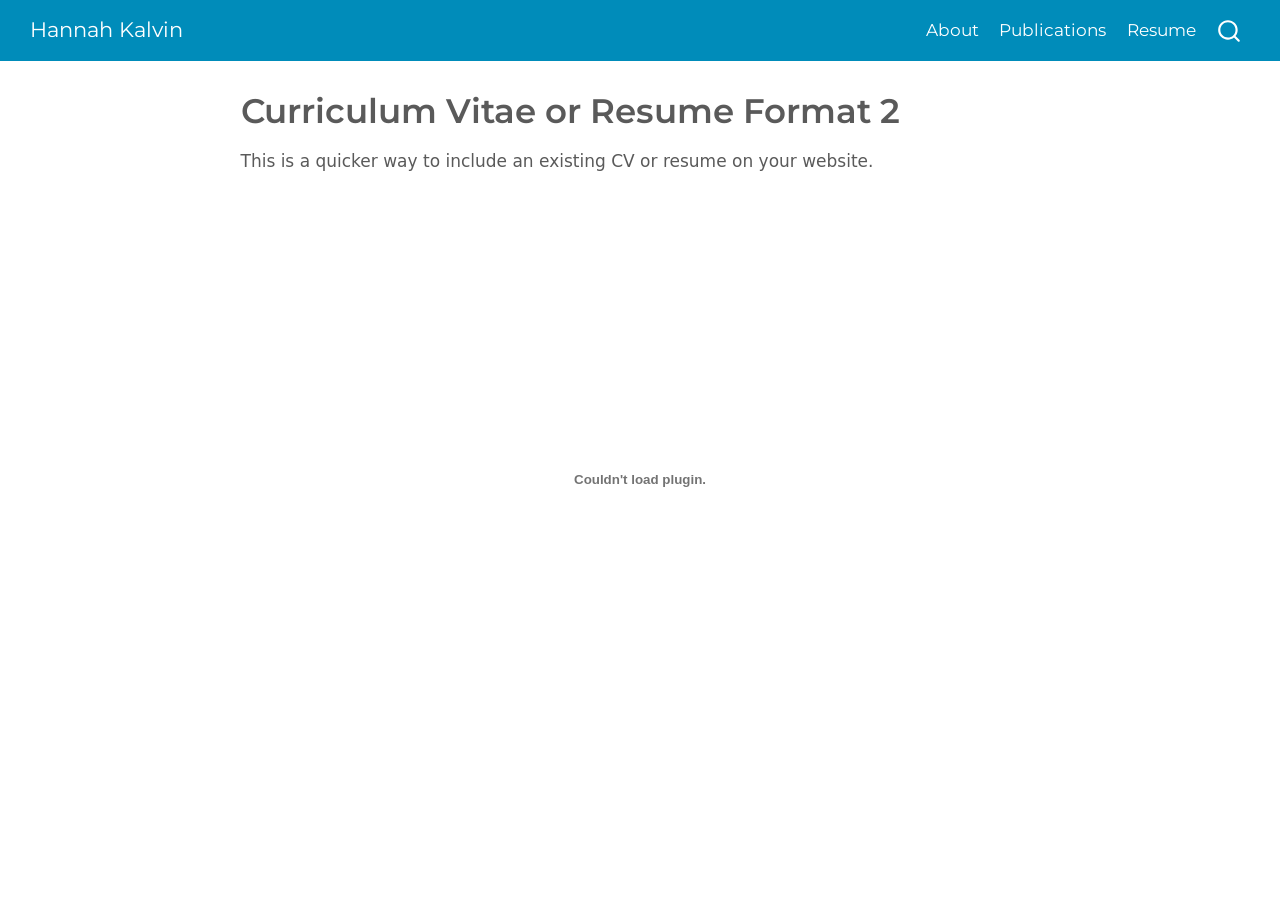
<file: docs/pages/cv_resume2.html>
<!DOCTYPE html>
<html xmlns="http://www.w3.org/1999/xhtml" lang="en" xml:lang="en"><head>

<meta charset="utf-8">
<meta name="generator" content="quarto-1.5.57">

<meta name="viewport" content="width=device-width, initial-scale=1.0, user-scalable=yes">


<title>Curriculum Vitae or Resume Format 2 – Hannah Kalvin</title>
<style>
code{white-space: pre-wrap;}
span.smallcaps{font-variant: small-caps;}
div.columns{display: flex; gap: min(4vw, 1.5em);}
div.column{flex: auto; overflow-x: auto;}
div.hanging-indent{margin-left: 1.5em; text-indent: -1.5em;}
ul.task-list{list-style: none;}
ul.task-list li input[type="checkbox"] {
  width: 0.8em;
  margin: 0 0.8em 0.2em -1em; /* quarto-specific, see https://github.com/quarto-dev/quarto-cli/issues/4556 */ 
  vertical-align: middle;
}
</style>


<script src="../site_libs/quarto-nav/quarto-nav.js"></script>
<script src="../site_libs/quarto-nav/headroom.min.js"></script>
<script src="../site_libs/clipboard/clipboard.min.js"></script>
<script src="../site_libs/quarto-search/autocomplete.umd.js"></script>
<script src="../site_libs/quarto-search/fuse.min.js"></script>
<script src="../site_libs/quarto-search/quarto-search.js"></script>
<meta name="quarto:offset" content="../">
<script src="../site_libs/quarto-html/quarto.js"></script>
<script src="../site_libs/quarto-html/popper.min.js"></script>
<script src="../site_libs/quarto-html/tippy.umd.min.js"></script>
<script src="../site_libs/quarto-html/anchor.min.js"></script>
<link href="../site_libs/quarto-html/tippy.css" rel="stylesheet">
<link href="../site_libs/quarto-html/quarto-syntax-highlighting.css" rel="stylesheet" id="quarto-text-highlighting-styles">
<script src="../site_libs/bootstrap/bootstrap.min.js"></script>
<link href="../site_libs/bootstrap/bootstrap-icons.css" rel="stylesheet">
<link href="../site_libs/bootstrap/bootstrap.min.css" rel="stylesheet" id="quarto-bootstrap" data-mode="light">
<script id="quarto-search-options" type="application/json">{
  "location": "navbar",
  "copy-button": false,
  "collapse-after": 3,
  "panel-placement": "end",
  "type": "overlay",
  "limit": 50,
  "keyboard-shortcut": [
    "f",
    "/",
    "s"
  ],
  "show-item-context": false,
  "language": {
    "search-no-results-text": "No results",
    "search-matching-documents-text": "matching documents",
    "search-copy-link-title": "Copy link to search",
    "search-hide-matches-text": "Hide additional matches",
    "search-more-match-text": "more match in this document",
    "search-more-matches-text": "more matches in this document",
    "search-clear-button-title": "Clear",
    "search-text-placeholder": "",
    "search-detached-cancel-button-title": "Cancel",
    "search-submit-button-title": "Submit",
    "search-label": "Search"
  }
}</script>


<link rel="stylesheet" href="../styles/styles.css">
</head>

<body class="nav-fixed fullcontent">

<div id="quarto-search-results"></div>
  <header id="quarto-header" class="headroom fixed-top">
    <nav class="navbar navbar-expand-lg " data-bs-theme="dark">
      <div class="navbar-container container-fluid">
      <div class="navbar-brand-container mx-auto">
    <a class="navbar-brand" href="../index.html">
    <span class="navbar-title">Hannah Kalvin</span>
    </a>
  </div>
            <div id="quarto-search" class="" title="Search"></div>
          <button class="navbar-toggler" type="button" data-bs-toggle="collapse" data-bs-target="#navbarCollapse" aria-controls="navbarCollapse" role="menu" aria-expanded="false" aria-label="Toggle navigation" onclick="if (window.quartoToggleHeadroom) { window.quartoToggleHeadroom(); }">
  <span class="navbar-toggler-icon"></span>
</button>
          <div class="collapse navbar-collapse" id="navbarCollapse">
            <ul class="navbar-nav navbar-nav-scroll ms-auto">
  <li class="nav-item">
    <a class="nav-link" href="../index.html"> 
<span class="menu-text">About</span></a>
  </li>  
  <li class="nav-item">
    <a class="nav-link" href="../pages/publications.html"> 
<span class="menu-text">Publications</span></a>
  </li>  
  <li class="nav-item">
    <a class="nav-link" href="../pages/cv_resume1.html"> 
<span class="menu-text">Resume</span></a>
  </li>  
</ul>
          </div> <!-- /navcollapse -->
            <div class="quarto-navbar-tools">
</div>
      </div> <!-- /container-fluid -->
    </nav>
</header>
<!-- content -->
<div id="quarto-content" class="quarto-container page-columns page-rows-contents page-layout-article page-navbar">
<!-- sidebar -->
<!-- margin-sidebar -->
    
<!-- main -->
<main class="content" id="quarto-document-content">

<header id="title-block-header" class="quarto-title-block default">
<div class="quarto-title">
<h1 class="title">Curriculum Vitae or Resume Format 2</h1>
</div>



<div class="quarto-title-meta">

    
  
    
  </div>
  


</header>


<p>This is a quicker way to include an existing CV or resume on your website.</p>
<p><embed src="https://cdn.uconnectlabs.com/wp-content/uploads/sites/25/2021/07/Andrew-Peters.pdf" style="width:100.0%;height:6in"></p>



</main> <!-- /main -->
<script id="quarto-html-after-body" type="application/javascript">
window.document.addEventListener("DOMContentLoaded", function (event) {
  const toggleBodyColorMode = (bsSheetEl) => {
    const mode = bsSheetEl.getAttribute("data-mode");
    const bodyEl = window.document.querySelector("body");
    if (mode === "dark") {
      bodyEl.classList.add("quarto-dark");
      bodyEl.classList.remove("quarto-light");
    } else {
      bodyEl.classList.add("quarto-light");
      bodyEl.classList.remove("quarto-dark");
    }
  }
  const toggleBodyColorPrimary = () => {
    const bsSheetEl = window.document.querySelector("link#quarto-bootstrap");
    if (bsSheetEl) {
      toggleBodyColorMode(bsSheetEl);
    }
  }
  toggleBodyColorPrimary();  
  const icon = "";
  const anchorJS = new window.AnchorJS();
  anchorJS.options = {
    placement: 'right',
    icon: icon
  };
  anchorJS.add('.anchored');
  const isCodeAnnotation = (el) => {
    for (const clz of el.classList) {
      if (clz.startsWith('code-annotation-')) {                     
        return true;
      }
    }
    return false;
  }
  const onCopySuccess = function(e) {
    // button target
    const button = e.trigger;
    // don't keep focus
    button.blur();
    // flash "checked"
    button.classList.add('code-copy-button-checked');
    var currentTitle = button.getAttribute("title");
    button.setAttribute("title", "Copied!");
    let tooltip;
    if (window.bootstrap) {
      button.setAttribute("data-bs-toggle", "tooltip");
      button.setAttribute("data-bs-placement", "left");
      button.setAttribute("data-bs-title", "Copied!");
      tooltip = new bootstrap.Tooltip(button, 
        { trigger: "manual", 
          customClass: "code-copy-button-tooltip",
          offset: [0, -8]});
      tooltip.show();    
    }
    setTimeout(function() {
      if (tooltip) {
        tooltip.hide();
        button.removeAttribute("data-bs-title");
        button.removeAttribute("data-bs-toggle");
        button.removeAttribute("data-bs-placement");
      }
      button.setAttribute("title", currentTitle);
      button.classList.remove('code-copy-button-checked');
    }, 1000);
    // clear code selection
    e.clearSelection();
  }
  const getTextToCopy = function(trigger) {
      const codeEl = trigger.previousElementSibling.cloneNode(true);
      for (const childEl of codeEl.children) {
        if (isCodeAnnotation(childEl)) {
          childEl.remove();
        }
      }
      return codeEl.innerText;
  }
  const clipboard = new window.ClipboardJS('.code-copy-button:not([data-in-quarto-modal])', {
    text: getTextToCopy
  });
  clipboard.on('success', onCopySuccess);
  if (window.document.getElementById('quarto-embedded-source-code-modal')) {
    // For code content inside modals, clipBoardJS needs to be initialized with a container option
    // TODO: Check when it could be a function (https://github.com/zenorocha/clipboard.js/issues/860)
    const clipboardModal = new window.ClipboardJS('.code-copy-button[data-in-quarto-modal]', {
      text: getTextToCopy,
      container: window.document.getElementById('quarto-embedded-source-code-modal')
    });
    clipboardModal.on('success', onCopySuccess);
  }
    var localhostRegex = new RegExp(/^(?:http|https):\/\/localhost\:?[0-9]*\//);
    var mailtoRegex = new RegExp(/^mailto:/);
      var filterRegex = new RegExp('/' + window.location.host + '/');
    var isInternal = (href) => {
        return filterRegex.test(href) || localhostRegex.test(href) || mailtoRegex.test(href);
    }
    // Inspect non-navigation links and adorn them if external
 	var links = window.document.querySelectorAll('a[href]:not(.nav-link):not(.navbar-brand):not(.toc-action):not(.sidebar-link):not(.sidebar-item-toggle):not(.pagination-link):not(.no-external):not([aria-hidden]):not(.dropdown-item):not(.quarto-navigation-tool):not(.about-link)');
    for (var i=0; i<links.length; i++) {
      const link = links[i];
      if (!isInternal(link.href)) {
        // undo the damage that might have been done by quarto-nav.js in the case of
        // links that we want to consider external
        if (link.dataset.originalHref !== undefined) {
          link.href = link.dataset.originalHref;
        }
      }
    }
  function tippyHover(el, contentFn, onTriggerFn, onUntriggerFn) {
    const config = {
      allowHTML: true,
      maxWidth: 500,
      delay: 100,
      arrow: false,
      appendTo: function(el) {
          return el.parentElement;
      },
      interactive: true,
      interactiveBorder: 10,
      theme: 'quarto',
      placement: 'bottom-start',
    };
    if (contentFn) {
      config.content = contentFn;
    }
    if (onTriggerFn) {
      config.onTrigger = onTriggerFn;
    }
    if (onUntriggerFn) {
      config.onUntrigger = onUntriggerFn;
    }
    window.tippy(el, config); 
  }
  const noterefs = window.document.querySelectorAll('a[role="doc-noteref"]');
  for (var i=0; i<noterefs.length; i++) {
    const ref = noterefs[i];
    tippyHover(ref, function() {
      // use id or data attribute instead here
      let href = ref.getAttribute('data-footnote-href') || ref.getAttribute('href');
      try { href = new URL(href).hash; } catch {}
      const id = href.replace(/^#\/?/, "");
      const note = window.document.getElementById(id);
      if (note) {
        return note.innerHTML;
      } else {
        return "";
      }
    });
  }
  const xrefs = window.document.querySelectorAll('a.quarto-xref');
  const processXRef = (id, note) => {
    // Strip column container classes
    const stripColumnClz = (el) => {
      el.classList.remove("page-full", "page-columns");
      if (el.children) {
        for (const child of el.children) {
          stripColumnClz(child);
        }
      }
    }
    stripColumnClz(note)
    if (id === null || id.startsWith('sec-')) {
      // Special case sections, only their first couple elements
      const container = document.createElement("div");
      if (note.children && note.children.length > 2) {
        container.appendChild(note.children[0].cloneNode(true));
        for (let i = 1; i < note.children.length; i++) {
          const child = note.children[i];
          if (child.tagName === "P" && child.innerText === "") {
            continue;
          } else {
            container.appendChild(child.cloneNode(true));
            break;
          }
        }
        if (window.Quarto?.typesetMath) {
          window.Quarto.typesetMath(container);
        }
        return container.innerHTML
      } else {
        if (window.Quarto?.typesetMath) {
          window.Quarto.typesetMath(note);
        }
        return note.innerHTML;
      }
    } else {
      // Remove any anchor links if they are present
      const anchorLink = note.querySelector('a.anchorjs-link');
      if (anchorLink) {
        anchorLink.remove();
      }
      if (window.Quarto?.typesetMath) {
        window.Quarto.typesetMath(note);
      }
      // TODO in 1.5, we should make sure this works without a callout special case
      if (note.classList.contains("callout")) {
        return note.outerHTML;
      } else {
        return note.innerHTML;
      }
    }
  }
  for (var i=0; i<xrefs.length; i++) {
    const xref = xrefs[i];
    tippyHover(xref, undefined, function(instance) {
      instance.disable();
      let url = xref.getAttribute('href');
      let hash = undefined; 
      if (url.startsWith('#')) {
        hash = url;
      } else {
        try { hash = new URL(url).hash; } catch {}
      }
      if (hash) {
        const id = hash.replace(/^#\/?/, "");
        const note = window.document.getElementById(id);
        if (note !== null) {
          try {
            const html = processXRef(id, note.cloneNode(true));
            instance.setContent(html);
          } finally {
            instance.enable();
            instance.show();
          }
        } else {
          // See if we can fetch this
          fetch(url.split('#')[0])
          .then(res => res.text())
          .then(html => {
            const parser = new DOMParser();
            const htmlDoc = parser.parseFromString(html, "text/html");
            const note = htmlDoc.getElementById(id);
            if (note !== null) {
              const html = processXRef(id, note);
              instance.setContent(html);
            } 
          }).finally(() => {
            instance.enable();
            instance.show();
          });
        }
      } else {
        // See if we can fetch a full url (with no hash to target)
        // This is a special case and we should probably do some content thinning / targeting
        fetch(url)
        .then(res => res.text())
        .then(html => {
          const parser = new DOMParser();
          const htmlDoc = parser.parseFromString(html, "text/html");
          const note = htmlDoc.querySelector('main.content');
          if (note !== null) {
            // This should only happen for chapter cross references
            // (since there is no id in the URL)
            // remove the first header
            if (note.children.length > 0 && note.children[0].tagName === "HEADER") {
              note.children[0].remove();
            }
            const html = processXRef(null, note);
            instance.setContent(html);
          } 
        }).finally(() => {
          instance.enable();
          instance.show();
        });
      }
    }, function(instance) {
    });
  }
      let selectedAnnoteEl;
      const selectorForAnnotation = ( cell, annotation) => {
        let cellAttr = 'data-code-cell="' + cell + '"';
        let lineAttr = 'data-code-annotation="' +  annotation + '"';
        const selector = 'span[' + cellAttr + '][' + lineAttr + ']';
        return selector;
      }
      const selectCodeLines = (annoteEl) => {
        const doc = window.document;
        const targetCell = annoteEl.getAttribute("data-target-cell");
        const targetAnnotation = annoteEl.getAttribute("data-target-annotation");
        const annoteSpan = window.document.querySelector(selectorForAnnotation(targetCell, targetAnnotation));
        const lines = annoteSpan.getAttribute("data-code-lines").split(",");
        const lineIds = lines.map((line) => {
          return targetCell + "-" + line;
        })
        let top = null;
        let height = null;
        let parent = null;
        if (lineIds.length > 0) {
            //compute the position of the single el (top and bottom and make a div)
            const el = window.document.getElementById(lineIds[0]);
            top = el.offsetTop;
            height = el.offsetHeight;
            parent = el.parentElement.parentElement;
          if (lineIds.length > 1) {
            const lastEl = window.document.getElementById(lineIds[lineIds.length - 1]);
            const bottom = lastEl.offsetTop + lastEl.offsetHeight;
            height = bottom - top;
          }
          if (top !== null && height !== null && parent !== null) {
            // cook up a div (if necessary) and position it 
            let div = window.document.getElementById("code-annotation-line-highlight");
            if (div === null) {
              div = window.document.createElement("div");
              div.setAttribute("id", "code-annotation-line-highlight");
              div.style.position = 'absolute';
              parent.appendChild(div);
            }
            div.style.top = top - 2 + "px";
            div.style.height = height + 4 + "px";
            div.style.left = 0;
            let gutterDiv = window.document.getElementById("code-annotation-line-highlight-gutter");
            if (gutterDiv === null) {
              gutterDiv = window.document.createElement("div");
              gutterDiv.setAttribute("id", "code-annotation-line-highlight-gutter");
              gutterDiv.style.position = 'absolute';
              const codeCell = window.document.getElementById(targetCell);
              const gutter = codeCell.querySelector('.code-annotation-gutter');
              gutter.appendChild(gutterDiv);
            }
            gutterDiv.style.top = top - 2 + "px";
            gutterDiv.style.height = height + 4 + "px";
          }
          selectedAnnoteEl = annoteEl;
        }
      };
      const unselectCodeLines = () => {
        const elementsIds = ["code-annotation-line-highlight", "code-annotation-line-highlight-gutter"];
        elementsIds.forEach((elId) => {
          const div = window.document.getElementById(elId);
          if (div) {
            div.remove();
          }
        });
        selectedAnnoteEl = undefined;
      };
        // Handle positioning of the toggle
    window.addEventListener(
      "resize",
      throttle(() => {
        elRect = undefined;
        if (selectedAnnoteEl) {
          selectCodeLines(selectedAnnoteEl);
        }
      }, 10)
    );
    function throttle(fn, ms) {
    let throttle = false;
    let timer;
      return (...args) => {
        if(!throttle) { // first call gets through
            fn.apply(this, args);
            throttle = true;
        } else { // all the others get throttled
            if(timer) clearTimeout(timer); // cancel #2
            timer = setTimeout(() => {
              fn.apply(this, args);
              timer = throttle = false;
            }, ms);
        }
      };
    }
      // Attach click handler to the DT
      const annoteDls = window.document.querySelectorAll('dt[data-target-cell]');
      for (const annoteDlNode of annoteDls) {
        annoteDlNode.addEventListener('click', (event) => {
          const clickedEl = event.target;
          if (clickedEl !== selectedAnnoteEl) {
            unselectCodeLines();
            const activeEl = window.document.querySelector('dt[data-target-cell].code-annotation-active');
            if (activeEl) {
              activeEl.classList.remove('code-annotation-active');
            }
            selectCodeLines(clickedEl);
            clickedEl.classList.add('code-annotation-active');
          } else {
            // Unselect the line
            unselectCodeLines();
            clickedEl.classList.remove('code-annotation-active');
          }
        });
      }
  const findCites = (el) => {
    const parentEl = el.parentElement;
    if (parentEl) {
      const cites = parentEl.dataset.cites;
      if (cites) {
        return {
          el,
          cites: cites.split(' ')
        };
      } else {
        return findCites(el.parentElement)
      }
    } else {
      return undefined;
    }
  };
  var bibliorefs = window.document.querySelectorAll('a[role="doc-biblioref"]');
  for (var i=0; i<bibliorefs.length; i++) {
    const ref = bibliorefs[i];
    const citeInfo = findCites(ref);
    if (citeInfo) {
      tippyHover(citeInfo.el, function() {
        var popup = window.document.createElement('div');
        citeInfo.cites.forEach(function(cite) {
          var citeDiv = window.document.createElement('div');
          citeDiv.classList.add('hanging-indent');
          citeDiv.classList.add('csl-entry');
          var biblioDiv = window.document.getElementById('ref-' + cite);
          if (biblioDiv) {
            citeDiv.innerHTML = biblioDiv.innerHTML;
          }
          popup.appendChild(citeDiv);
        });
        return popup.innerHTML;
      });
    }
  }
});
</script>
</div> <!-- /content -->




</body></html>
</file>
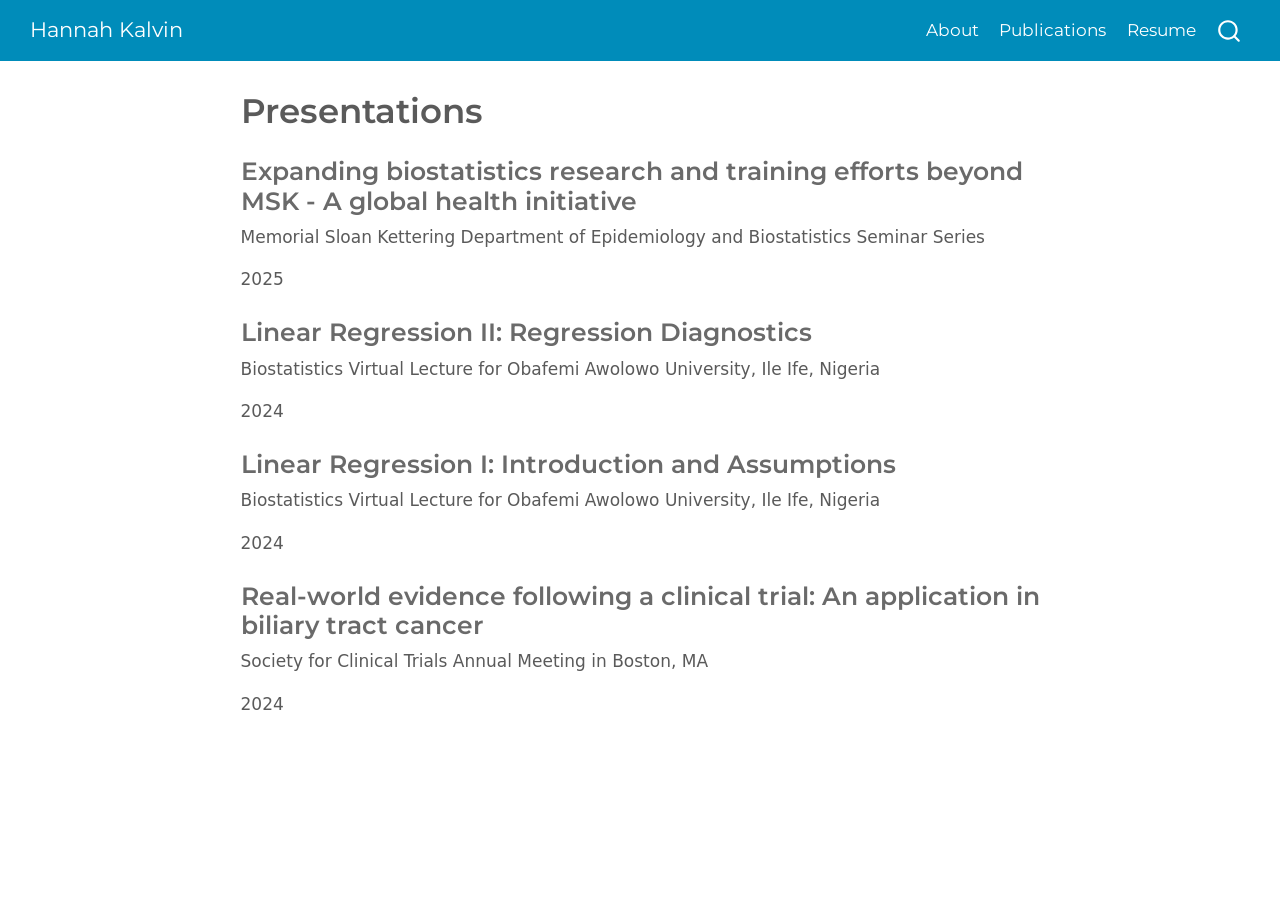
<file: docs/pages/presentations.html>
<!DOCTYPE html>
<html xmlns="http://www.w3.org/1999/xhtml" lang="en" xml:lang="en"><head>

<meta charset="utf-8">
<meta name="generator" content="quarto-1.5.57">

<meta name="viewport" content="width=device-width, initial-scale=1.0, user-scalable=yes">


<title>Presentations – Hannah Kalvin</title>
<style>
code{white-space: pre-wrap;}
span.smallcaps{font-variant: small-caps;}
div.columns{display: flex; gap: min(4vw, 1.5em);}
div.column{flex: auto; overflow-x: auto;}
div.hanging-indent{margin-left: 1.5em; text-indent: -1.5em;}
ul.task-list{list-style: none;}
ul.task-list li input[type="checkbox"] {
  width: 0.8em;
  margin: 0 0.8em 0.2em -1em; /* quarto-specific, see https://github.com/quarto-dev/quarto-cli/issues/4556 */ 
  vertical-align: middle;
}
</style>


<script src="../site_libs/quarto-nav/quarto-nav.js"></script>
<script src="../site_libs/quarto-nav/headroom.min.js"></script>
<script src="../site_libs/clipboard/clipboard.min.js"></script>
<script src="../site_libs/quarto-search/autocomplete.umd.js"></script>
<script src="../site_libs/quarto-search/fuse.min.js"></script>
<script src="../site_libs/quarto-search/quarto-search.js"></script>
<meta name="quarto:offset" content="../">
<script src="../site_libs/quarto-html/quarto.js"></script>
<script src="../site_libs/quarto-html/popper.min.js"></script>
<script src="../site_libs/quarto-html/tippy.umd.min.js"></script>
<script src="../site_libs/quarto-html/anchor.min.js"></script>
<link href="../site_libs/quarto-html/tippy.css" rel="stylesheet">
<link href="../site_libs/quarto-html/quarto-syntax-highlighting.css" rel="stylesheet" id="quarto-text-highlighting-styles">
<script src="../site_libs/bootstrap/bootstrap.min.js"></script>
<link href="../site_libs/bootstrap/bootstrap-icons.css" rel="stylesheet">
<link href="../site_libs/bootstrap/bootstrap.min.css" rel="stylesheet" id="quarto-bootstrap" data-mode="light">
<script id="quarto-search-options" type="application/json">{
  "location": "navbar",
  "copy-button": false,
  "collapse-after": 3,
  "panel-placement": "end",
  "type": "overlay",
  "limit": 50,
  "keyboard-shortcut": [
    "f",
    "/",
    "s"
  ],
  "show-item-context": false,
  "language": {
    "search-no-results-text": "No results",
    "search-matching-documents-text": "matching documents",
    "search-copy-link-title": "Copy link to search",
    "search-hide-matches-text": "Hide additional matches",
    "search-more-match-text": "more match in this document",
    "search-more-matches-text": "more matches in this document",
    "search-clear-button-title": "Clear",
    "search-text-placeholder": "",
    "search-detached-cancel-button-title": "Cancel",
    "search-submit-button-title": "Submit",
    "search-label": "Search"
  }
}</script>


<link rel="stylesheet" href="../styles/styles.css">
</head>

<body class="nav-fixed fullcontent">

<div id="quarto-search-results"></div>
  <header id="quarto-header" class="headroom fixed-top">
    <nav class="navbar navbar-expand-lg " data-bs-theme="dark">
      <div class="navbar-container container-fluid">
      <div class="navbar-brand-container mx-auto">
    <a class="navbar-brand" href="../index.html">
    <span class="navbar-title">Hannah Kalvin</span>
    </a>
  </div>
            <div id="quarto-search" class="" title="Search"></div>
          <button class="navbar-toggler" type="button" data-bs-toggle="collapse" data-bs-target="#navbarCollapse" aria-controls="navbarCollapse" role="menu" aria-expanded="false" aria-label="Toggle navigation" onclick="if (window.quartoToggleHeadroom) { window.quartoToggleHeadroom(); }">
  <span class="navbar-toggler-icon"></span>
</button>
          <div class="collapse navbar-collapse" id="navbarCollapse">
            <ul class="navbar-nav navbar-nav-scroll ms-auto">
  <li class="nav-item">
    <a class="nav-link" href="../index.html"> 
<span class="menu-text">About</span></a>
  </li>  
  <li class="nav-item">
    <a class="nav-link" href="../pages/publications.html"> 
<span class="menu-text">Publications</span></a>
  </li>  
  <li class="nav-item">
    <a class="nav-link" href="../pages/cv_resume1.html"> 
<span class="menu-text">Resume</span></a>
  </li>  
</ul>
          </div> <!-- /navcollapse -->
            <div class="quarto-navbar-tools">
</div>
      </div> <!-- /container-fluid -->
    </nav>
</header>
<!-- content -->
<div id="quarto-content" class="quarto-container page-columns page-rows-contents page-layout-article page-navbar">
<!-- sidebar -->
<!-- margin-sidebar -->
    
<!-- main -->
<main class="content" id="quarto-document-content">

<header id="title-block-header" class="quarto-title-block default">
<div class="quarto-title">
<h1 class="title">Presentations</h1>
</div>



<div class="quarto-title-meta">

    
  
    
  </div>
  


</header>


<section id="expanding-biostatistics-research-and-training-efforts-beyond-msk---a-global-health-initiative" class="level3">
<h3 class="anchored" data-anchor-id="expanding-biostatistics-research-and-training-efforts-beyond-msk---a-global-health-initiative">Expanding biostatistics research and training efforts beyond MSK - A global health initiative</h3>
<p>Memorial Sloan Kettering Department of Epidemiology and Biostatistics Seminar Series</p>
<p>2025</p>
</section>
<section id="linear-regression-ii-regression-diagnostics" class="level3">
<h3 class="anchored" data-anchor-id="linear-regression-ii-regression-diagnostics">Linear Regression II: Regression Diagnostics</h3>
<p>Biostatistics Virtual Lecture for Obafemi Awolowo University, Ile Ife, Nigeria</p>
<p>2024</p>
</section>
<section id="linear-regression-i-introduction-and-assumptions" class="level3">
<h3 class="anchored" data-anchor-id="linear-regression-i-introduction-and-assumptions">Linear Regression I: Introduction and Assumptions</h3>
<p>Biostatistics Virtual Lecture for Obafemi Awolowo University, Ile Ife, Nigeria</p>
<p>2024</p>
</section>
<section id="real-world-evidence-following-a-clinical-trial-an-application-in-biliary-tract-cancer" class="level3">
<h3 class="anchored" data-anchor-id="real-world-evidence-following-a-clinical-trial-an-application-in-biliary-tract-cancer">Real-world evidence following a clinical trial: An application in biliary tract cancer</h3>
<p>Society for Clinical Trials Annual Meeting in Boston, MA</p>
<p>2024</p>


</section>

</main> <!-- /main -->
<script id="quarto-html-after-body" type="application/javascript">
window.document.addEventListener("DOMContentLoaded", function (event) {
  const toggleBodyColorMode = (bsSheetEl) => {
    const mode = bsSheetEl.getAttribute("data-mode");
    const bodyEl = window.document.querySelector("body");
    if (mode === "dark") {
      bodyEl.classList.add("quarto-dark");
      bodyEl.classList.remove("quarto-light");
    } else {
      bodyEl.classList.add("quarto-light");
      bodyEl.classList.remove("quarto-dark");
    }
  }
  const toggleBodyColorPrimary = () => {
    const bsSheetEl = window.document.querySelector("link#quarto-bootstrap");
    if (bsSheetEl) {
      toggleBodyColorMode(bsSheetEl);
    }
  }
  toggleBodyColorPrimary();  
  const icon = "";
  const anchorJS = new window.AnchorJS();
  anchorJS.options = {
    placement: 'right',
    icon: icon
  };
  anchorJS.add('.anchored');
  const isCodeAnnotation = (el) => {
    for (const clz of el.classList) {
      if (clz.startsWith('code-annotation-')) {                     
        return true;
      }
    }
    return false;
  }
  const onCopySuccess = function(e) {
    // button target
    const button = e.trigger;
    // don't keep focus
    button.blur();
    // flash "checked"
    button.classList.add('code-copy-button-checked');
    var currentTitle = button.getAttribute("title");
    button.setAttribute("title", "Copied!");
    let tooltip;
    if (window.bootstrap) {
      button.setAttribute("data-bs-toggle", "tooltip");
      button.setAttribute("data-bs-placement", "left");
      button.setAttribute("data-bs-title", "Copied!");
      tooltip = new bootstrap.Tooltip(button, 
        { trigger: "manual", 
          customClass: "code-copy-button-tooltip",
          offset: [0, -8]});
      tooltip.show();    
    }
    setTimeout(function() {
      if (tooltip) {
        tooltip.hide();
        button.removeAttribute("data-bs-title");
        button.removeAttribute("data-bs-toggle");
        button.removeAttribute("data-bs-placement");
      }
      button.setAttribute("title", currentTitle);
      button.classList.remove('code-copy-button-checked');
    }, 1000);
    // clear code selection
    e.clearSelection();
  }
  const getTextToCopy = function(trigger) {
      const codeEl = trigger.previousElementSibling.cloneNode(true);
      for (const childEl of codeEl.children) {
        if (isCodeAnnotation(childEl)) {
          childEl.remove();
        }
      }
      return codeEl.innerText;
  }
  const clipboard = new window.ClipboardJS('.code-copy-button:not([data-in-quarto-modal])', {
    text: getTextToCopy
  });
  clipboard.on('success', onCopySuccess);
  if (window.document.getElementById('quarto-embedded-source-code-modal')) {
    // For code content inside modals, clipBoardJS needs to be initialized with a container option
    // TODO: Check when it could be a function (https://github.com/zenorocha/clipboard.js/issues/860)
    const clipboardModal = new window.ClipboardJS('.code-copy-button[data-in-quarto-modal]', {
      text: getTextToCopy,
      container: window.document.getElementById('quarto-embedded-source-code-modal')
    });
    clipboardModal.on('success', onCopySuccess);
  }
    var localhostRegex = new RegExp(/^(?:http|https):\/\/localhost\:?[0-9]*\//);
    var mailtoRegex = new RegExp(/^mailto:/);
      var filterRegex = new RegExp('/' + window.location.host + '/');
    var isInternal = (href) => {
        return filterRegex.test(href) || localhostRegex.test(href) || mailtoRegex.test(href);
    }
    // Inspect non-navigation links and adorn them if external
 	var links = window.document.querySelectorAll('a[href]:not(.nav-link):not(.navbar-brand):not(.toc-action):not(.sidebar-link):not(.sidebar-item-toggle):not(.pagination-link):not(.no-external):not([aria-hidden]):not(.dropdown-item):not(.quarto-navigation-tool):not(.about-link)');
    for (var i=0; i<links.length; i++) {
      const link = links[i];
      if (!isInternal(link.href)) {
        // undo the damage that might have been done by quarto-nav.js in the case of
        // links that we want to consider external
        if (link.dataset.originalHref !== undefined) {
          link.href = link.dataset.originalHref;
        }
      }
    }
  function tippyHover(el, contentFn, onTriggerFn, onUntriggerFn) {
    const config = {
      allowHTML: true,
      maxWidth: 500,
      delay: 100,
      arrow: false,
      appendTo: function(el) {
          return el.parentElement;
      },
      interactive: true,
      interactiveBorder: 10,
      theme: 'quarto',
      placement: 'bottom-start',
    };
    if (contentFn) {
      config.content = contentFn;
    }
    if (onTriggerFn) {
      config.onTrigger = onTriggerFn;
    }
    if (onUntriggerFn) {
      config.onUntrigger = onUntriggerFn;
    }
    window.tippy(el, config); 
  }
  const noterefs = window.document.querySelectorAll('a[role="doc-noteref"]');
  for (var i=0; i<noterefs.length; i++) {
    const ref = noterefs[i];
    tippyHover(ref, function() {
      // use id or data attribute instead here
      let href = ref.getAttribute('data-footnote-href') || ref.getAttribute('href');
      try { href = new URL(href).hash; } catch {}
      const id = href.replace(/^#\/?/, "");
      const note = window.document.getElementById(id);
      if (note) {
        return note.innerHTML;
      } else {
        return "";
      }
    });
  }
  const xrefs = window.document.querySelectorAll('a.quarto-xref');
  const processXRef = (id, note) => {
    // Strip column container classes
    const stripColumnClz = (el) => {
      el.classList.remove("page-full", "page-columns");
      if (el.children) {
        for (const child of el.children) {
          stripColumnClz(child);
        }
      }
    }
    stripColumnClz(note)
    if (id === null || id.startsWith('sec-')) {
      // Special case sections, only their first couple elements
      const container = document.createElement("div");
      if (note.children && note.children.length > 2) {
        container.appendChild(note.children[0].cloneNode(true));
        for (let i = 1; i < note.children.length; i++) {
          const child = note.children[i];
          if (child.tagName === "P" && child.innerText === "") {
            continue;
          } else {
            container.appendChild(child.cloneNode(true));
            break;
          }
        }
        if (window.Quarto?.typesetMath) {
          window.Quarto.typesetMath(container);
        }
        return container.innerHTML
      } else {
        if (window.Quarto?.typesetMath) {
          window.Quarto.typesetMath(note);
        }
        return note.innerHTML;
      }
    } else {
      // Remove any anchor links if they are present
      const anchorLink = note.querySelector('a.anchorjs-link');
      if (anchorLink) {
        anchorLink.remove();
      }
      if (window.Quarto?.typesetMath) {
        window.Quarto.typesetMath(note);
      }
      // TODO in 1.5, we should make sure this works without a callout special case
      if (note.classList.contains("callout")) {
        return note.outerHTML;
      } else {
        return note.innerHTML;
      }
    }
  }
  for (var i=0; i<xrefs.length; i++) {
    const xref = xrefs[i];
    tippyHover(xref, undefined, function(instance) {
      instance.disable();
      let url = xref.getAttribute('href');
      let hash = undefined; 
      if (url.startsWith('#')) {
        hash = url;
      } else {
        try { hash = new URL(url).hash; } catch {}
      }
      if (hash) {
        const id = hash.replace(/^#\/?/, "");
        const note = window.document.getElementById(id);
        if (note !== null) {
          try {
            const html = processXRef(id, note.cloneNode(true));
            instance.setContent(html);
          } finally {
            instance.enable();
            instance.show();
          }
        } else {
          // See if we can fetch this
          fetch(url.split('#')[0])
          .then(res => res.text())
          .then(html => {
            const parser = new DOMParser();
            const htmlDoc = parser.parseFromString(html, "text/html");
            const note = htmlDoc.getElementById(id);
            if (note !== null) {
              const html = processXRef(id, note);
              instance.setContent(html);
            } 
          }).finally(() => {
            instance.enable();
            instance.show();
          });
        }
      } else {
        // See if we can fetch a full url (with no hash to target)
        // This is a special case and we should probably do some content thinning / targeting
        fetch(url)
        .then(res => res.text())
        .then(html => {
          const parser = new DOMParser();
          const htmlDoc = parser.parseFromString(html, "text/html");
          const note = htmlDoc.querySelector('main.content');
          if (note !== null) {
            // This should only happen for chapter cross references
            // (since there is no id in the URL)
            // remove the first header
            if (note.children.length > 0 && note.children[0].tagName === "HEADER") {
              note.children[0].remove();
            }
            const html = processXRef(null, note);
            instance.setContent(html);
          } 
        }).finally(() => {
          instance.enable();
          instance.show();
        });
      }
    }, function(instance) {
    });
  }
      let selectedAnnoteEl;
      const selectorForAnnotation = ( cell, annotation) => {
        let cellAttr = 'data-code-cell="' + cell + '"';
        let lineAttr = 'data-code-annotation="' +  annotation + '"';
        const selector = 'span[' + cellAttr + '][' + lineAttr + ']';
        return selector;
      }
      const selectCodeLines = (annoteEl) => {
        const doc = window.document;
        const targetCell = annoteEl.getAttribute("data-target-cell");
        const targetAnnotation = annoteEl.getAttribute("data-target-annotation");
        const annoteSpan = window.document.querySelector(selectorForAnnotation(targetCell, targetAnnotation));
        const lines = annoteSpan.getAttribute("data-code-lines").split(",");
        const lineIds = lines.map((line) => {
          return targetCell + "-" + line;
        })
        let top = null;
        let height = null;
        let parent = null;
        if (lineIds.length > 0) {
            //compute the position of the single el (top and bottom and make a div)
            const el = window.document.getElementById(lineIds[0]);
            top = el.offsetTop;
            height = el.offsetHeight;
            parent = el.parentElement.parentElement;
          if (lineIds.length > 1) {
            const lastEl = window.document.getElementById(lineIds[lineIds.length - 1]);
            const bottom = lastEl.offsetTop + lastEl.offsetHeight;
            height = bottom - top;
          }
          if (top !== null && height !== null && parent !== null) {
            // cook up a div (if necessary) and position it 
            let div = window.document.getElementById("code-annotation-line-highlight");
            if (div === null) {
              div = window.document.createElement("div");
              div.setAttribute("id", "code-annotation-line-highlight");
              div.style.position = 'absolute';
              parent.appendChild(div);
            }
            div.style.top = top - 2 + "px";
            div.style.height = height + 4 + "px";
            div.style.left = 0;
            let gutterDiv = window.document.getElementById("code-annotation-line-highlight-gutter");
            if (gutterDiv === null) {
              gutterDiv = window.document.createElement("div");
              gutterDiv.setAttribute("id", "code-annotation-line-highlight-gutter");
              gutterDiv.style.position = 'absolute';
              const codeCell = window.document.getElementById(targetCell);
              const gutter = codeCell.querySelector('.code-annotation-gutter');
              gutter.appendChild(gutterDiv);
            }
            gutterDiv.style.top = top - 2 + "px";
            gutterDiv.style.height = height + 4 + "px";
          }
          selectedAnnoteEl = annoteEl;
        }
      };
      const unselectCodeLines = () => {
        const elementsIds = ["code-annotation-line-highlight", "code-annotation-line-highlight-gutter"];
        elementsIds.forEach((elId) => {
          const div = window.document.getElementById(elId);
          if (div) {
            div.remove();
          }
        });
        selectedAnnoteEl = undefined;
      };
        // Handle positioning of the toggle
    window.addEventListener(
      "resize",
      throttle(() => {
        elRect = undefined;
        if (selectedAnnoteEl) {
          selectCodeLines(selectedAnnoteEl);
        }
      }, 10)
    );
    function throttle(fn, ms) {
    let throttle = false;
    let timer;
      return (...args) => {
        if(!throttle) { // first call gets through
            fn.apply(this, args);
            throttle = true;
        } else { // all the others get throttled
            if(timer) clearTimeout(timer); // cancel #2
            timer = setTimeout(() => {
              fn.apply(this, args);
              timer = throttle = false;
            }, ms);
        }
      };
    }
      // Attach click handler to the DT
      const annoteDls = window.document.querySelectorAll('dt[data-target-cell]');
      for (const annoteDlNode of annoteDls) {
        annoteDlNode.addEventListener('click', (event) => {
          const clickedEl = event.target;
          if (clickedEl !== selectedAnnoteEl) {
            unselectCodeLines();
            const activeEl = window.document.querySelector('dt[data-target-cell].code-annotation-active');
            if (activeEl) {
              activeEl.classList.remove('code-annotation-active');
            }
            selectCodeLines(clickedEl);
            clickedEl.classList.add('code-annotation-active');
          } else {
            // Unselect the line
            unselectCodeLines();
            clickedEl.classList.remove('code-annotation-active');
          }
        });
      }
  const findCites = (el) => {
    const parentEl = el.parentElement;
    if (parentEl) {
      const cites = parentEl.dataset.cites;
      if (cites) {
        return {
          el,
          cites: cites.split(' ')
        };
      } else {
        return findCites(el.parentElement)
      }
    } else {
      return undefined;
    }
  };
  var bibliorefs = window.document.querySelectorAll('a[role="doc-biblioref"]');
  for (var i=0; i<bibliorefs.length; i++) {
    const ref = bibliorefs[i];
    const citeInfo = findCites(ref);
    if (citeInfo) {
      tippyHover(citeInfo.el, function() {
        var popup = window.document.createElement('div');
        citeInfo.cites.forEach(function(cite) {
          var citeDiv = window.document.createElement('div');
          citeDiv.classList.add('hanging-indent');
          citeDiv.classList.add('csl-entry');
          var biblioDiv = window.document.getElementById('ref-' + cite);
          if (biblioDiv) {
            citeDiv.innerHTML = biblioDiv.innerHTML;
          }
          popup.appendChild(citeDiv);
        });
        return popup.innerHTML;
      });
    }
  }
});
</script>
</div> <!-- /content -->




</body></html>
</file>
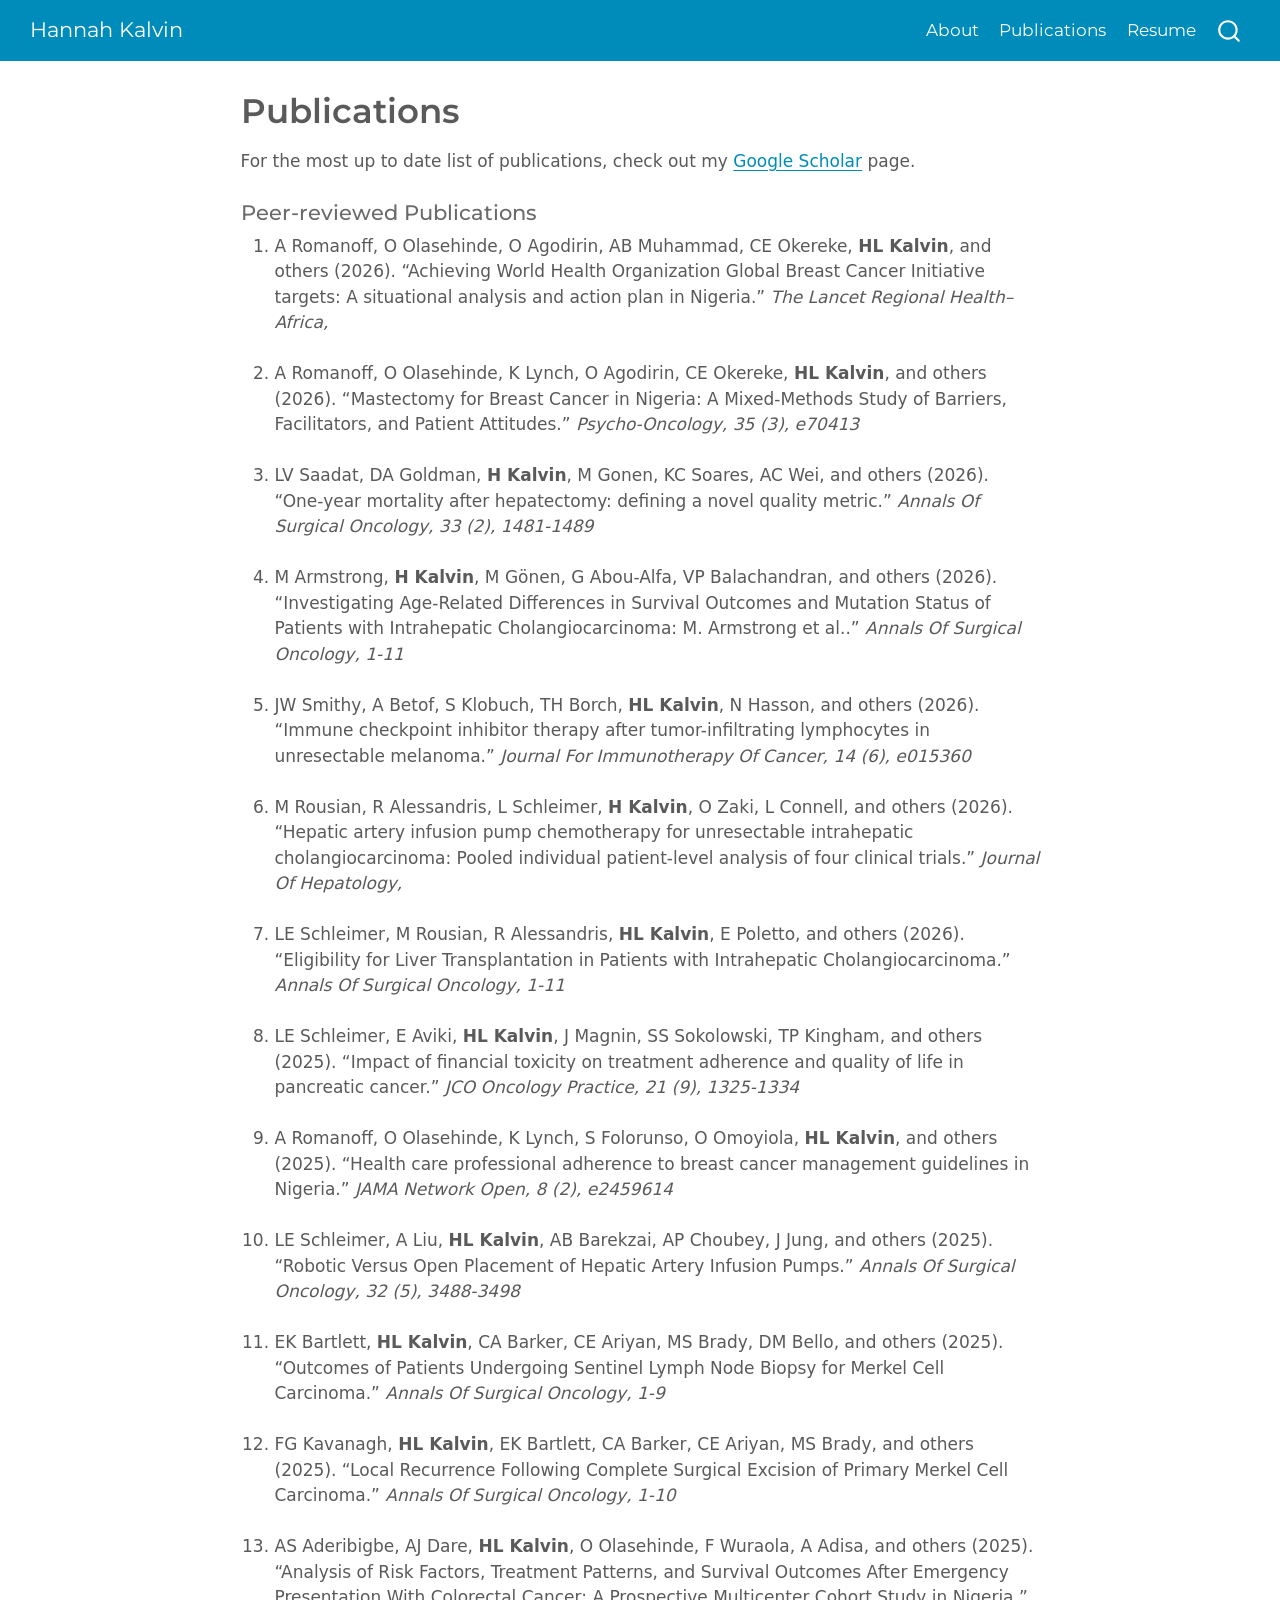
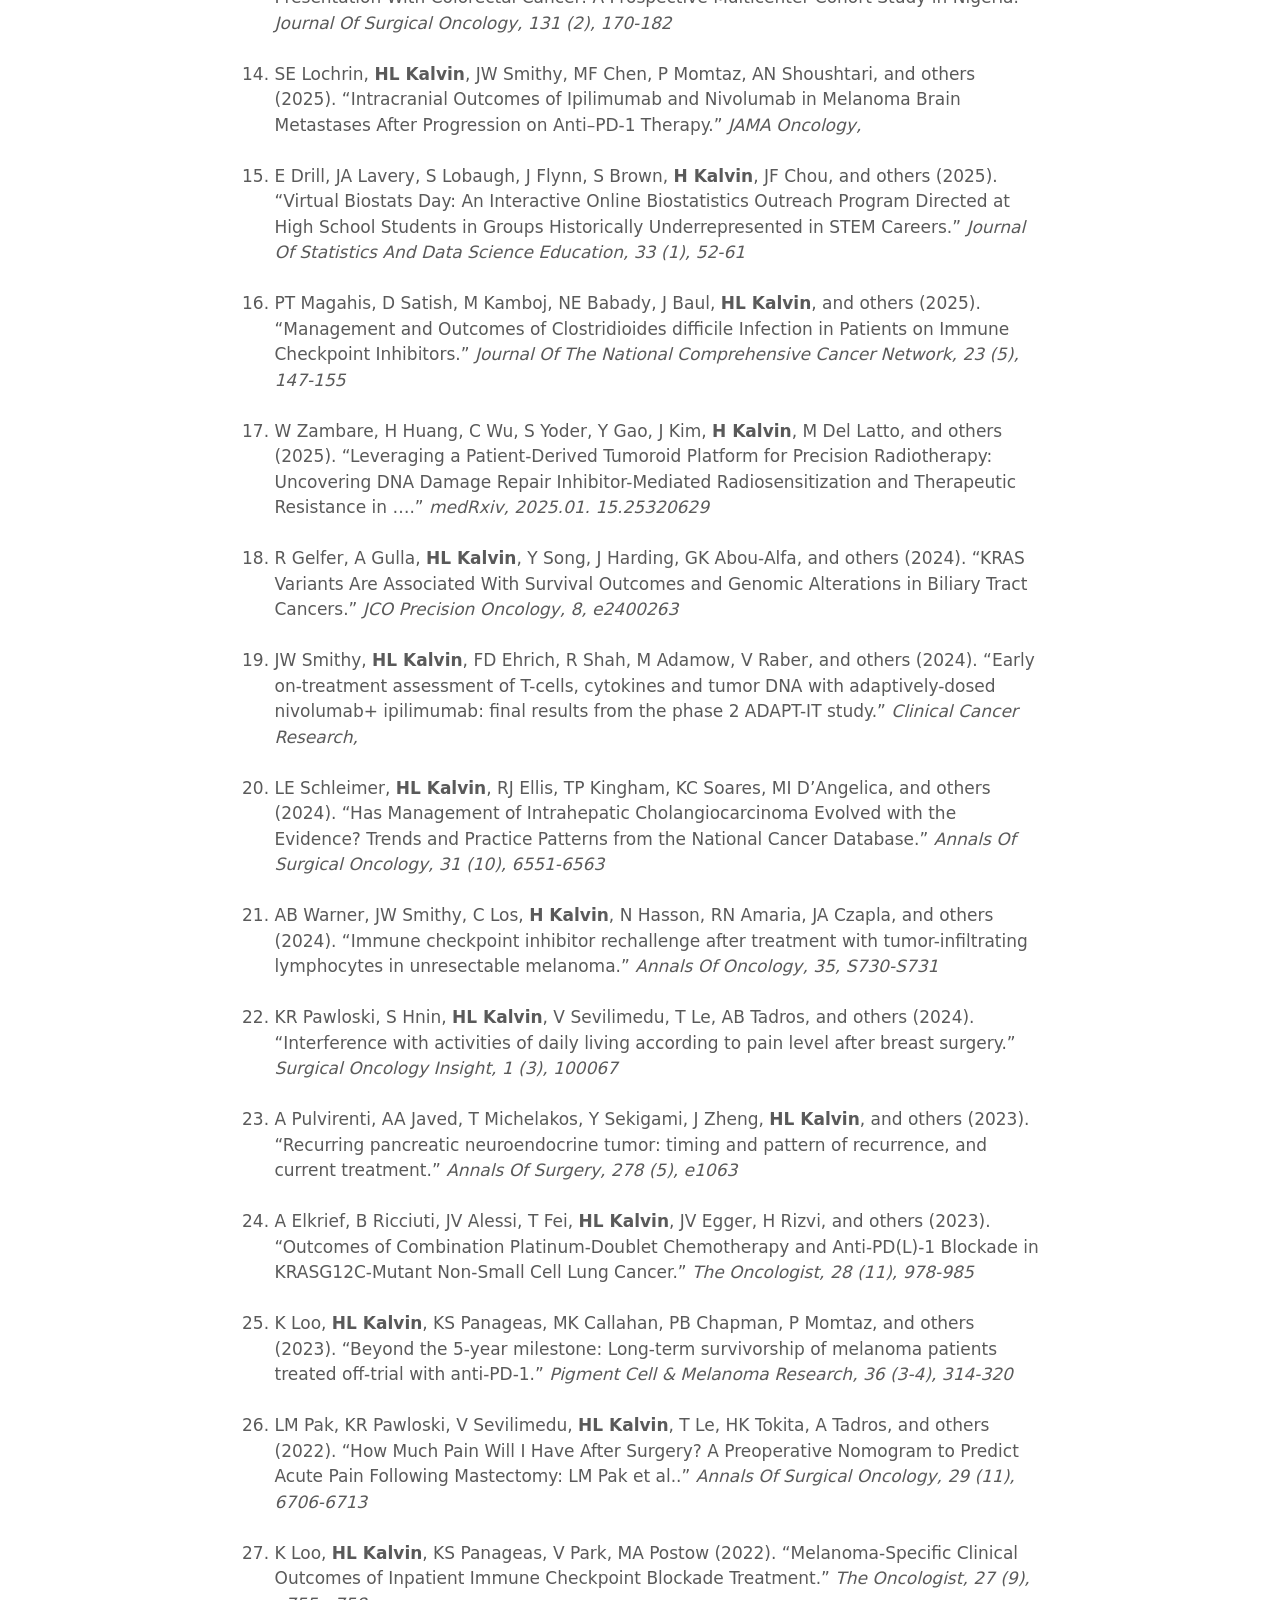
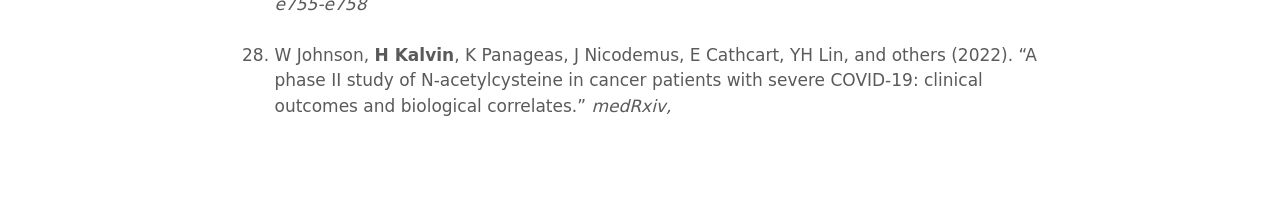
<file: docs/pages/publications.html>
<!DOCTYPE html>
<html xmlns="http://www.w3.org/1999/xhtml" lang="en" xml:lang="en"><head>

<meta charset="utf-8">
<meta name="generator" content="quarto-1.5.57">

<meta name="viewport" content="width=device-width, initial-scale=1.0, user-scalable=yes">


<title>Publications – Hannah Kalvin</title>
<style>
code{white-space: pre-wrap;}
span.smallcaps{font-variant: small-caps;}
div.columns{display: flex; gap: min(4vw, 1.5em);}
div.column{flex: auto; overflow-x: auto;}
div.hanging-indent{margin-left: 1.5em; text-indent: -1.5em;}
ul.task-list{list-style: none;}
ul.task-list li input[type="checkbox"] {
  width: 0.8em;
  margin: 0 0.8em 0.2em -1em; /* quarto-specific, see https://github.com/quarto-dev/quarto-cli/issues/4556 */ 
  vertical-align: middle;
}
</style>


<script src="../site_libs/quarto-nav/quarto-nav.js"></script>
<script src="../site_libs/quarto-nav/headroom.min.js"></script>
<script src="../site_libs/clipboard/clipboard.min.js"></script>
<script src="../site_libs/quarto-search/autocomplete.umd.js"></script>
<script src="../site_libs/quarto-search/fuse.min.js"></script>
<script src="../site_libs/quarto-search/quarto-search.js"></script>
<meta name="quarto:offset" content="../">
<script src="../site_libs/quarto-html/quarto.js"></script>
<script src="../site_libs/quarto-html/popper.min.js"></script>
<script src="../site_libs/quarto-html/tippy.umd.min.js"></script>
<script src="../site_libs/quarto-html/anchor.min.js"></script>
<link href="../site_libs/quarto-html/tippy.css" rel="stylesheet">
<link href="../site_libs/quarto-html/quarto-syntax-highlighting.css" rel="stylesheet" id="quarto-text-highlighting-styles">
<script src="../site_libs/bootstrap/bootstrap.min.js"></script>
<link href="../site_libs/bootstrap/bootstrap-icons.css" rel="stylesheet">
<link href="../site_libs/bootstrap/bootstrap.min.css" rel="stylesheet" id="quarto-bootstrap" data-mode="light">
<script id="quarto-search-options" type="application/json">{
  "location": "navbar",
  "copy-button": false,
  "collapse-after": 3,
  "panel-placement": "end",
  "type": "overlay",
  "limit": 50,
  "keyboard-shortcut": [
    "f",
    "/",
    "s"
  ],
  "show-item-context": false,
  "language": {
    "search-no-results-text": "No results",
    "search-matching-documents-text": "matching documents",
    "search-copy-link-title": "Copy link to search",
    "search-hide-matches-text": "Hide additional matches",
    "search-more-match-text": "more match in this document",
    "search-more-matches-text": "more matches in this document",
    "search-clear-button-title": "Clear",
    "search-text-placeholder": "",
    "search-detached-cancel-button-title": "Cancel",
    "search-submit-button-title": "Submit",
    "search-label": "Search"
  }
}</script>


<link rel="stylesheet" href="../styles/styles.css">
</head>

<body class="nav-fixed fullcontent">

<div id="quarto-search-results"></div>
  <header id="quarto-header" class="headroom fixed-top">
    <nav class="navbar navbar-expand-lg " data-bs-theme="dark">
      <div class="navbar-container container-fluid">
      <div class="navbar-brand-container mx-auto">
    <a class="navbar-brand" href="../index.html">
    <span class="navbar-title">Hannah Kalvin</span>
    </a>
  </div>
            <div id="quarto-search" class="" title="Search"></div>
          <button class="navbar-toggler" type="button" data-bs-toggle="collapse" data-bs-target="#navbarCollapse" aria-controls="navbarCollapse" role="menu" aria-expanded="false" aria-label="Toggle navigation" onclick="if (window.quartoToggleHeadroom) { window.quartoToggleHeadroom(); }">
  <span class="navbar-toggler-icon"></span>
</button>
          <div class="collapse navbar-collapse" id="navbarCollapse">
            <ul class="navbar-nav navbar-nav-scroll ms-auto">
  <li class="nav-item">
    <a class="nav-link" href="../index.html"> 
<span class="menu-text">About</span></a>
  </li>  
  <li class="nav-item">
    <a class="nav-link active" href="../pages/publications.html" aria-current="page"> 
<span class="menu-text">Publications</span></a>
  </li>  
  <li class="nav-item">
    <a class="nav-link" href="../pages/cv_resume1.html"> 
<span class="menu-text">Resume</span></a>
  </li>  
</ul>
          </div> <!-- /navcollapse -->
            <div class="quarto-navbar-tools">
</div>
      </div> <!-- /container-fluid -->
    </nav>
</header>
<!-- content -->
<div id="quarto-content" class="quarto-container page-columns page-rows-contents page-layout-article page-navbar">
<!-- sidebar -->
<!-- margin-sidebar -->
    
<!-- main -->
<main class="content" id="quarto-document-content">

<header id="title-block-header" class="quarto-title-block default">
<div class="quarto-title">
<h1 class="title">Publications</h1>
</div>



<div class="quarto-title-meta">

    
  
    
  </div>
  


</header>


<!-- THESE LINES OF R CODE CREATE THE LIST OF ARTICLES TO CITE -->
<!-- library("bibtex") -->
<!-- refs = read.bib(file = "refs.bib") -->
<!-- for (i in 1:length(refs)){ -->
<!--   print(refs[[i]]) -->
<!--   cat("<br><br>") -->
<!-- } -->
<p>For the most up to date list of publications, check out my <a href="https://scholar.google.com/citations?user=Gat1Du8AAAAJ&amp;hl=en">Google Scholar</a> page.</p>
<section id="peer-reviewed-publications" class="level4">
<h4 class="anchored" data-anchor-id="peer-reviewed-publications">Peer-reviewed Publications</h4>
<ol>
<li>
A Romanoff, O Olasehinde, O Agodirin, AB Muhammad, CE Okereke, <strong>HL Kalvin</strong>, and others (2026). “Achieving World Health Organization Global Breast Cancer Initiative targets: A situational analysis and action plan in Nigeria.” <em>The Lancet Regional Health–Africa, </em><br><br>
</li>
<li>
A Romanoff, O Olasehinde, K Lynch, O Agodirin, CE Okereke, <strong>HL Kalvin</strong>, and others (2026). “Mastectomy for Breast Cancer in Nigeria: A Mixed‐Methods Study of Barriers, Facilitators, and Patient Attitudes.” <em>Psycho‐Oncology, 35 (3), e70413</em><br><br>
</li>
<li>
LV Saadat, DA Goldman, <strong>H Kalvin</strong>, M Gonen, KC Soares, AC Wei, and others (2026). “One-year mortality after hepatectomy: defining a novel quality metric.” <em>Annals Of Surgical Oncology, 33 (2), 1481-1489</em><br><br>
</li>
<li>
M Armstrong, <strong>H Kalvin</strong>, M Gönen, G Abou-Alfa, VP Balachandran, and others (2026). “Investigating Age-Related Differences in Survival Outcomes and Mutation Status of Patients with Intrahepatic Cholangiocarcinoma: M. Armstrong et al..” <em>Annals Of Surgical Oncology, 1-11</em><br><br>
</li>
<li>
JW Smithy, A Betof, S Klobuch, TH Borch, <strong>HL Kalvin</strong>, N Hasson, and others (2026). “Immune checkpoint inhibitor therapy after tumor-infiltrating lymphocytes in unresectable melanoma.” <em>Journal For Immunotherapy Of Cancer, 14 (6), e015360</em><br><br>
</li>
<li>
M Rousian, R Alessandris, L Schleimer, <strong>H Kalvin</strong>, O Zaki, L Connell, and others (2026). “Hepatic artery infusion pump chemotherapy for unresectable intrahepatic cholangiocarcinoma: Pooled individual patient-level analysis of four clinical trials.” <em>Journal Of Hepatology, </em><br><br>
</li>
<li>
LE Schleimer, M Rousian, R Alessandris, <strong>HL Kalvin</strong>, E Poletto, and others (2026). “Eligibility for Liver Transplantation in Patients with Intrahepatic Cholangiocarcinoma.” <em>Annals Of Surgical Oncology, 1-11</em><br><br>
</li>
<li>
LE Schleimer, E Aviki, <strong>HL Kalvin</strong>, J Magnin, SS Sokolowski, TP Kingham, and others (2025). “Impact of financial toxicity on treatment adherence and quality of life in pancreatic cancer.” <em>JCO Oncology Practice, 21 (9), 1325-1334</em><br><br>
</li>
<li>
A Romanoff, O Olasehinde, K Lynch, S Folorunso, O Omoyiola, <strong>HL Kalvin</strong>, and others (2025). “Health care professional adherence to breast cancer management guidelines in Nigeria.” <em>JAMA Network Open, 8 (2), e2459614</em><br><br>
</li>
<li>
LE Schleimer, A Liu, <strong>HL Kalvin</strong>, AB Barekzai, AP Choubey, J Jung, and others (2025). “Robotic Versus Open Placement of Hepatic Artery Infusion Pumps.” <em>Annals Of Surgical Oncology, 32 (5), 3488-3498</em><br><br>
</li>
<li>
EK Bartlett, <strong>HL Kalvin</strong>, CA Barker, CE Ariyan, MS Brady, DM Bello, and others (2025). “Outcomes of Patients Undergoing Sentinel Lymph Node Biopsy for Merkel Cell Carcinoma.” <em>Annals Of Surgical Oncology, 1-9</em><br><br>
</li>
<li>
FG Kavanagh, <strong>HL Kalvin</strong>, EK Bartlett, CA Barker, CE Ariyan, MS Brady, and others (2025). “Local Recurrence Following Complete Surgical Excision of Primary Merkel Cell Carcinoma.” <em>Annals Of Surgical Oncology, 1-10</em><br><br>
</li>
<li>
AS Aderibigbe, AJ Dare, <strong>HL Kalvin</strong>, O Olasehinde, F Wuraola, A Adisa, and others (2025). “Analysis of Risk Factors, Treatment Patterns, and Survival Outcomes After Emergency Presentation With Colorectal Cancer: A Prospective Multicenter Cohort Study in Nigeria.” <em>Journal Of Surgical Oncology, 131 (2), 170-182</em><br><br>
</li>
<li>
SE Lochrin, <strong>HL Kalvin</strong>, JW Smithy, MF Chen, P Momtaz, AN Shoushtari, and others (2025). “Intracranial Outcomes of Ipilimumab and Nivolumab in Melanoma Brain Metastases After Progression on Anti–PD-1 Therapy.” <em>JAMA Oncology, </em><br><br>
</li>
<li>
E Drill, JA Lavery, S Lobaugh, J Flynn, S Brown, <strong>H Kalvin</strong>, JF Chou, and others (2025). “Virtual Biostats Day: An Interactive Online Biostatistics Outreach Program Directed at High School Students in Groups Historically Underrepresented in STEM Careers.” <em>Journal Of Statistics And Data Science Education, 33 (1), 52-61</em><br><br>
</li>
<li>
PT Magahis, D Satish, M Kamboj, NE Babady, J Baul, <strong>HL Kalvin</strong>, and others (2025). “Management and Outcomes of Clostridioides difficile Infection in Patients on Immune Checkpoint Inhibitors.” <em>Journal Of The National Comprehensive Cancer Network, 23 (5), 147-155</em><br><br>
</li>
<li>
W Zambare, H Huang, C Wu, S Yoder, Y Gao, J Kim, <strong>H Kalvin</strong>, M Del Latto, and others (2025). “Leveraging a Patient-Derived Tumoroid Platform for Precision Radiotherapy: Uncovering DNA Damage Repair Inhibitor-Mediated Radiosensitization and Therapeutic Resistance in&nbsp;….” <em>medRxiv, 2025.01. 15.25320629</em><br><br>
</li>
<li>
R Gelfer, A Gulla, <strong>HL Kalvin</strong>, Y Song, J Harding, GK Abou-Alfa, and others (2024). “KRAS Variants Are Associated With Survival Outcomes and Genomic Alterations in Biliary Tract Cancers.” <em>JCO Precision Oncology, 8, e2400263</em><br><br>
</li>
<li>
JW Smithy, <strong>HL Kalvin</strong>, FD Ehrich, R Shah, M Adamow, V Raber, and others (2024). “Early on-treatment assessment of T-cells, cytokines and tumor DNA with adaptively-dosed nivolumab+ ipilimumab: final results from the phase 2 ADAPT-IT study.” <em>Clinical Cancer Research, </em><br><br>
</li>
<li>
LE Schleimer, <strong>HL Kalvin</strong>, RJ Ellis, TP Kingham, KC Soares, MI D’Angelica, and others (2024). “Has Management of Intrahepatic Cholangiocarcinoma Evolved with the Evidence? Trends and Practice Patterns from the National Cancer Database.” <em>Annals Of Surgical Oncology, 31 (10), 6551-6563</em><br><br>
</li>
<li>
AB Warner, JW Smithy, C Los, <strong>H Kalvin</strong>, N Hasson, RN Amaria, JA Czapla, and others (2024). “Immune checkpoint inhibitor rechallenge after treatment with tumor-infiltrating lymphocytes in unresectable melanoma.” <em>Annals Of Oncology, 35, S730-S731</em><br><br>
</li>
<li>
KR Pawloski, S Hnin, <strong>HL Kalvin</strong>, V Sevilimedu, T Le, AB Tadros, and others (2024). “Interference with activities of daily living according to pain level after breast surgery.” <em>Surgical Oncology Insight, 1 (3), 100067</em><br><br>
</li>
<li>
A Pulvirenti, AA Javed, T Michelakos, Y Sekigami, J Zheng, <strong>HL Kalvin</strong>, and others (2023). “Recurring pancreatic neuroendocrine tumor: timing and pattern of recurrence, and current treatment.” <em>Annals Of Surgery, 278 (5), e1063</em><br><br>
</li>
<li>
A Elkrief, B Ricciuti, JV Alessi, T Fei, <strong>HL Kalvin</strong>, JV Egger, H Rizvi, and others (2023). “Outcomes of Combination Platinum-Doublet Chemotherapy and Anti-PD(L)-1 Blockade in KRASG12C-Mutant Non-Small Cell Lung Cancer.” <em>The Oncologist, 28 (11), 978-985</em><br><br>
</li>
<li>
K Loo, <strong>HL Kalvin</strong>, KS Panageas, MK Callahan, PB Chapman, P Momtaz, and others (2023). “Beyond the 5‐year milestone: Long‐term survivorship of melanoma patients treated off‐trial with anti‐PD‐1.” <em>Pigment Cell &amp; Melanoma Research, 36 (3-4), 314-320</em><br><br>
</li>
<li>
LM Pak, KR Pawloski, V Sevilimedu, <strong>HL Kalvin</strong>, T Le, HK Tokita, A Tadros, and others (2022). “How Much Pain Will I Have After Surgery? A Preoperative Nomogram to Predict Acute Pain Following Mastectomy: LM Pak et al..” <em>Annals Of Surgical Oncology, 29 (11), 6706-6713</em><br><br>
</li>
<li>
K Loo, <strong>HL Kalvin</strong>, KS Panageas, V Park, MA Postow (2022). “Melanoma-Specific Clinical Outcomes of Inpatient Immune Checkpoint Blockade Treatment.” <em>The Oncologist, 27 (9), e755-e758</em><br><br>
</li>
<li>
W Johnson, <strong>H Kalvin</strong>, K Panageas, J Nicodemus, E Cathcart, YH Lin, and others (2022). “A phase II study of N-acetylcysteine in cancer patients with severe COVID-19: clinical outcomes and biological correlates.” <em>medRxiv, </em>
</li></ol>


</section>

</main> <!-- /main -->
<script id="quarto-html-after-body" type="application/javascript">
window.document.addEventListener("DOMContentLoaded", function (event) {
  const toggleBodyColorMode = (bsSheetEl) => {
    const mode = bsSheetEl.getAttribute("data-mode");
    const bodyEl = window.document.querySelector("body");
    if (mode === "dark") {
      bodyEl.classList.add("quarto-dark");
      bodyEl.classList.remove("quarto-light");
    } else {
      bodyEl.classList.add("quarto-light");
      bodyEl.classList.remove("quarto-dark");
    }
  }
  const toggleBodyColorPrimary = () => {
    const bsSheetEl = window.document.querySelector("link#quarto-bootstrap");
    if (bsSheetEl) {
      toggleBodyColorMode(bsSheetEl);
    }
  }
  toggleBodyColorPrimary();  
  const icon = "";
  const anchorJS = new window.AnchorJS();
  anchorJS.options = {
    placement: 'right',
    icon: icon
  };
  anchorJS.add('.anchored');
  const isCodeAnnotation = (el) => {
    for (const clz of el.classList) {
      if (clz.startsWith('code-annotation-')) {                     
        return true;
      }
    }
    return false;
  }
  const onCopySuccess = function(e) {
    // button target
    const button = e.trigger;
    // don't keep focus
    button.blur();
    // flash "checked"
    button.classList.add('code-copy-button-checked');
    var currentTitle = button.getAttribute("title");
    button.setAttribute("title", "Copied!");
    let tooltip;
    if (window.bootstrap) {
      button.setAttribute("data-bs-toggle", "tooltip");
      button.setAttribute("data-bs-placement", "left");
      button.setAttribute("data-bs-title", "Copied!");
      tooltip = new bootstrap.Tooltip(button, 
        { trigger: "manual", 
          customClass: "code-copy-button-tooltip",
          offset: [0, -8]});
      tooltip.show();    
    }
    setTimeout(function() {
      if (tooltip) {
        tooltip.hide();
        button.removeAttribute("data-bs-title");
        button.removeAttribute("data-bs-toggle");
        button.removeAttribute("data-bs-placement");
      }
      button.setAttribute("title", currentTitle);
      button.classList.remove('code-copy-button-checked');
    }, 1000);
    // clear code selection
    e.clearSelection();
  }
  const getTextToCopy = function(trigger) {
      const codeEl = trigger.previousElementSibling.cloneNode(true);
      for (const childEl of codeEl.children) {
        if (isCodeAnnotation(childEl)) {
          childEl.remove();
        }
      }
      return codeEl.innerText;
  }
  const clipboard = new window.ClipboardJS('.code-copy-button:not([data-in-quarto-modal])', {
    text: getTextToCopy
  });
  clipboard.on('success', onCopySuccess);
  if (window.document.getElementById('quarto-embedded-source-code-modal')) {
    // For code content inside modals, clipBoardJS needs to be initialized with a container option
    // TODO: Check when it could be a function (https://github.com/zenorocha/clipboard.js/issues/860)
    const clipboardModal = new window.ClipboardJS('.code-copy-button[data-in-quarto-modal]', {
      text: getTextToCopy,
      container: window.document.getElementById('quarto-embedded-source-code-modal')
    });
    clipboardModal.on('success', onCopySuccess);
  }
    var localhostRegex = new RegExp(/^(?:http|https):\/\/localhost\:?[0-9]*\//);
    var mailtoRegex = new RegExp(/^mailto:/);
      var filterRegex = new RegExp('/' + window.location.host + '/');
    var isInternal = (href) => {
        return filterRegex.test(href) || localhostRegex.test(href) || mailtoRegex.test(href);
    }
    // Inspect non-navigation links and adorn them if external
 	var links = window.document.querySelectorAll('a[href]:not(.nav-link):not(.navbar-brand):not(.toc-action):not(.sidebar-link):not(.sidebar-item-toggle):not(.pagination-link):not(.no-external):not([aria-hidden]):not(.dropdown-item):not(.quarto-navigation-tool):not(.about-link)');
    for (var i=0; i<links.length; i++) {
      const link = links[i];
      if (!isInternal(link.href)) {
        // undo the damage that might have been done by quarto-nav.js in the case of
        // links that we want to consider external
        if (link.dataset.originalHref !== undefined) {
          link.href = link.dataset.originalHref;
        }
      }
    }
  function tippyHover(el, contentFn, onTriggerFn, onUntriggerFn) {
    const config = {
      allowHTML: true,
      maxWidth: 500,
      delay: 100,
      arrow: false,
      appendTo: function(el) {
          return el.parentElement;
      },
      interactive: true,
      interactiveBorder: 10,
      theme: 'quarto',
      placement: 'bottom-start',
    };
    if (contentFn) {
      config.content = contentFn;
    }
    if (onTriggerFn) {
      config.onTrigger = onTriggerFn;
    }
    if (onUntriggerFn) {
      config.onUntrigger = onUntriggerFn;
    }
    window.tippy(el, config); 
  }
  const noterefs = window.document.querySelectorAll('a[role="doc-noteref"]');
  for (var i=0; i<noterefs.length; i++) {
    const ref = noterefs[i];
    tippyHover(ref, function() {
      // use id or data attribute instead here
      let href = ref.getAttribute('data-footnote-href') || ref.getAttribute('href');
      try { href = new URL(href).hash; } catch {}
      const id = href.replace(/^#\/?/, "");
      const note = window.document.getElementById(id);
      if (note) {
        return note.innerHTML;
      } else {
        return "";
      }
    });
  }
  const xrefs = window.document.querySelectorAll('a.quarto-xref');
  const processXRef = (id, note) => {
    // Strip column container classes
    const stripColumnClz = (el) => {
      el.classList.remove("page-full", "page-columns");
      if (el.children) {
        for (const child of el.children) {
          stripColumnClz(child);
        }
      }
    }
    stripColumnClz(note)
    if (id === null || id.startsWith('sec-')) {
      // Special case sections, only their first couple elements
      const container = document.createElement("div");
      if (note.children && note.children.length > 2) {
        container.appendChild(note.children[0].cloneNode(true));
        for (let i = 1; i < note.children.length; i++) {
          const child = note.children[i];
          if (child.tagName === "P" && child.innerText === "") {
            continue;
          } else {
            container.appendChild(child.cloneNode(true));
            break;
          }
        }
        if (window.Quarto?.typesetMath) {
          window.Quarto.typesetMath(container);
        }
        return container.innerHTML
      } else {
        if (window.Quarto?.typesetMath) {
          window.Quarto.typesetMath(note);
        }
        return note.innerHTML;
      }
    } else {
      // Remove any anchor links if they are present
      const anchorLink = note.querySelector('a.anchorjs-link');
      if (anchorLink) {
        anchorLink.remove();
      }
      if (window.Quarto?.typesetMath) {
        window.Quarto.typesetMath(note);
      }
      // TODO in 1.5, we should make sure this works without a callout special case
      if (note.classList.contains("callout")) {
        return note.outerHTML;
      } else {
        return note.innerHTML;
      }
    }
  }
  for (var i=0; i<xrefs.length; i++) {
    const xref = xrefs[i];
    tippyHover(xref, undefined, function(instance) {
      instance.disable();
      let url = xref.getAttribute('href');
      let hash = undefined; 
      if (url.startsWith('#')) {
        hash = url;
      } else {
        try { hash = new URL(url).hash; } catch {}
      }
      if (hash) {
        const id = hash.replace(/^#\/?/, "");
        const note = window.document.getElementById(id);
        if (note !== null) {
          try {
            const html = processXRef(id, note.cloneNode(true));
            instance.setContent(html);
          } finally {
            instance.enable();
            instance.show();
          }
        } else {
          // See if we can fetch this
          fetch(url.split('#')[0])
          .then(res => res.text())
          .then(html => {
            const parser = new DOMParser();
            const htmlDoc = parser.parseFromString(html, "text/html");
            const note = htmlDoc.getElementById(id);
            if (note !== null) {
              const html = processXRef(id, note);
              instance.setContent(html);
            } 
          }).finally(() => {
            instance.enable();
            instance.show();
          });
        }
      } else {
        // See if we can fetch a full url (with no hash to target)
        // This is a special case and we should probably do some content thinning / targeting
        fetch(url)
        .then(res => res.text())
        .then(html => {
          const parser = new DOMParser();
          const htmlDoc = parser.parseFromString(html, "text/html");
          const note = htmlDoc.querySelector('main.content');
          if (note !== null) {
            // This should only happen for chapter cross references
            // (since there is no id in the URL)
            // remove the first header
            if (note.children.length > 0 && note.children[0].tagName === "HEADER") {
              note.children[0].remove();
            }
            const html = processXRef(null, note);
            instance.setContent(html);
          } 
        }).finally(() => {
          instance.enable();
          instance.show();
        });
      }
    }, function(instance) {
    });
  }
      let selectedAnnoteEl;
      const selectorForAnnotation = ( cell, annotation) => {
        let cellAttr = 'data-code-cell="' + cell + '"';
        let lineAttr = 'data-code-annotation="' +  annotation + '"';
        const selector = 'span[' + cellAttr + '][' + lineAttr + ']';
        return selector;
      }
      const selectCodeLines = (annoteEl) => {
        const doc = window.document;
        const targetCell = annoteEl.getAttribute("data-target-cell");
        const targetAnnotation = annoteEl.getAttribute("data-target-annotation");
        const annoteSpan = window.document.querySelector(selectorForAnnotation(targetCell, targetAnnotation));
        const lines = annoteSpan.getAttribute("data-code-lines").split(",");
        const lineIds = lines.map((line) => {
          return targetCell + "-" + line;
        })
        let top = null;
        let height = null;
        let parent = null;
        if (lineIds.length > 0) {
            //compute the position of the single el (top and bottom and make a div)
            const el = window.document.getElementById(lineIds[0]);
            top = el.offsetTop;
            height = el.offsetHeight;
            parent = el.parentElement.parentElement;
          if (lineIds.length > 1) {
            const lastEl = window.document.getElementById(lineIds[lineIds.length - 1]);
            const bottom = lastEl.offsetTop + lastEl.offsetHeight;
            height = bottom - top;
          }
          if (top !== null && height !== null && parent !== null) {
            // cook up a div (if necessary) and position it 
            let div = window.document.getElementById("code-annotation-line-highlight");
            if (div === null) {
              div = window.document.createElement("div");
              div.setAttribute("id", "code-annotation-line-highlight");
              div.style.position = 'absolute';
              parent.appendChild(div);
            }
            div.style.top = top - 2 + "px";
            div.style.height = height + 4 + "px";
            div.style.left = 0;
            let gutterDiv = window.document.getElementById("code-annotation-line-highlight-gutter");
            if (gutterDiv === null) {
              gutterDiv = window.document.createElement("div");
              gutterDiv.setAttribute("id", "code-annotation-line-highlight-gutter");
              gutterDiv.style.position = 'absolute';
              const codeCell = window.document.getElementById(targetCell);
              const gutter = codeCell.querySelector('.code-annotation-gutter');
              gutter.appendChild(gutterDiv);
            }
            gutterDiv.style.top = top - 2 + "px";
            gutterDiv.style.height = height + 4 + "px";
          }
          selectedAnnoteEl = annoteEl;
        }
      };
      const unselectCodeLines = () => {
        const elementsIds = ["code-annotation-line-highlight", "code-annotation-line-highlight-gutter"];
        elementsIds.forEach((elId) => {
          const div = window.document.getElementById(elId);
          if (div) {
            div.remove();
          }
        });
        selectedAnnoteEl = undefined;
      };
        // Handle positioning of the toggle
    window.addEventListener(
      "resize",
      throttle(() => {
        elRect = undefined;
        if (selectedAnnoteEl) {
          selectCodeLines(selectedAnnoteEl);
        }
      }, 10)
    );
    function throttle(fn, ms) {
    let throttle = false;
    let timer;
      return (...args) => {
        if(!throttle) { // first call gets through
            fn.apply(this, args);
            throttle = true;
        } else { // all the others get throttled
            if(timer) clearTimeout(timer); // cancel #2
            timer = setTimeout(() => {
              fn.apply(this, args);
              timer = throttle = false;
            }, ms);
        }
      };
    }
      // Attach click handler to the DT
      const annoteDls = window.document.querySelectorAll('dt[data-target-cell]');
      for (const annoteDlNode of annoteDls) {
        annoteDlNode.addEventListener('click', (event) => {
          const clickedEl = event.target;
          if (clickedEl !== selectedAnnoteEl) {
            unselectCodeLines();
            const activeEl = window.document.querySelector('dt[data-target-cell].code-annotation-active');
            if (activeEl) {
              activeEl.classList.remove('code-annotation-active');
            }
            selectCodeLines(clickedEl);
            clickedEl.classList.add('code-annotation-active');
          } else {
            // Unselect the line
            unselectCodeLines();
            clickedEl.classList.remove('code-annotation-active');
          }
        });
      }
  const findCites = (el) => {
    const parentEl = el.parentElement;
    if (parentEl) {
      const cites = parentEl.dataset.cites;
      if (cites) {
        return {
          el,
          cites: cites.split(' ')
        };
      } else {
        return findCites(el.parentElement)
      }
    } else {
      return undefined;
    }
  };
  var bibliorefs = window.document.querySelectorAll('a[role="doc-biblioref"]');
  for (var i=0; i<bibliorefs.length; i++) {
    const ref = bibliorefs[i];
    const citeInfo = findCites(ref);
    if (citeInfo) {
      tippyHover(citeInfo.el, function() {
        var popup = window.document.createElement('div');
        citeInfo.cites.forEach(function(cite) {
          var citeDiv = window.document.createElement('div');
          citeDiv.classList.add('hanging-indent');
          citeDiv.classList.add('csl-entry');
          var biblioDiv = window.document.getElementById('ref-' + cite);
          if (biblioDiv) {
            citeDiv.innerHTML = biblioDiv.innerHTML;
          }
          popup.appendChild(citeDiv);
        });
        return popup.innerHTML;
      });
    }
  }
});
</script>
</div> <!-- /content -->




</body></html>
</file>
<file: docs/site_libs/quarto-html/tippy.css>
.tippy-box[data-animation=fade][data-state=hidden]{opacity:0}[data-tippy-root]{max-width:calc(100vw - 10px)}.tippy-box{position:relative;background-color:#333;color:#fff;border-radius:4px;font-size:14px;line-height:1.4;white-space:normal;outline:0;transition-property:transform,visibility,opacity}.tippy-box[data-placement^=top]>.tippy-arrow{bottom:0}.tippy-box[data-placement^=top]>.tippy-arrow:before{bottom:-7px;left:0;border-width:8px 8px 0;border-top-color:initial;transform-origin:center top}.tippy-box[data-placement^=bottom]>.tippy-arrow{top:0}.tippy-box[data-placement^=bottom]>.tippy-arrow:before{top:-7px;left:0;border-width:0 8px 8px;border-bottom-color:initial;transform-origin:center bottom}.tippy-box[data-placement^=left]>.tippy-arrow{right:0}.tippy-box[data-placement^=left]>.tippy-arrow:before{border-width:8px 0 8px 8px;border-left-color:initial;right:-7px;transform-origin:center left}.tippy-box[data-placement^=right]>.tippy-arrow{left:0}.tippy-box[data-placement^=right]>.tippy-arrow:before{left:-7px;border-width:8px 8px 8px 0;border-right-color:initial;transform-origin:center right}.tippy-box[data-inertia][data-state=visible]{transition-timing-function:cubic-bezier(.54,1.5,.38,1.11)}.tippy-arrow{width:16px;height:16px;color:#333}.tippy-arrow:before{content:"";position:absolute;border-color:transparent;border-style:solid}.tippy-content{position:relative;padding:5px 9px;z-index:1}
</file>
<file: docs/site_libs/quarto-html/quarto-syntax-highlighting.css>
/* quarto syntax highlight colors */
:root {
  --quarto-hl-ot-color: #003B4F;
  --quarto-hl-at-color: #657422;
  --quarto-hl-ss-color: #20794D;
  --quarto-hl-an-color: #5E5E5E;
  --quarto-hl-fu-color: #4758AB;
  --quarto-hl-st-color: #20794D;
  --quarto-hl-cf-color: #003B4F;
  --quarto-hl-op-color: #5E5E5E;
  --quarto-hl-er-color: #AD0000;
  --quarto-hl-bn-color: #AD0000;
  --quarto-hl-al-color: #AD0000;
  --quarto-hl-va-color: #111111;
  --quarto-hl-bu-color: inherit;
  --quarto-hl-ex-color: inherit;
  --quarto-hl-pp-color: #AD0000;
  --quarto-hl-in-color: #5E5E5E;
  --quarto-hl-vs-color: #20794D;
  --quarto-hl-wa-color: #5E5E5E;
  --quarto-hl-do-color: #5E5E5E;
  --quarto-hl-im-color: #00769E;
  --quarto-hl-ch-color: #20794D;
  --quarto-hl-dt-color: #AD0000;
  --quarto-hl-fl-color: #AD0000;
  --quarto-hl-co-color: #5E5E5E;
  --quarto-hl-cv-color: #5E5E5E;
  --quarto-hl-cn-color: #8f5902;
  --quarto-hl-sc-color: #5E5E5E;
  --quarto-hl-dv-color: #AD0000;
  --quarto-hl-kw-color: #003B4F;
}

/* other quarto variables */
:root {
  --quarto-font-monospace: SFMono-Regular, Menlo, Monaco, Consolas, "Liberation Mono", "Courier New", monospace;
}

pre > code.sourceCode > span {
  color: #003B4F;
}

code span {
  color: #003B4F;
}

code.sourceCode > span {
  color: #003B4F;
}

div.sourceCode,
div.sourceCode pre.sourceCode {
  color: #003B4F;
}

code span.ot {
  color: #003B4F;
  font-style: inherit;
}

code span.at {
  color: #657422;
  font-style: inherit;
}

code span.ss {
  color: #20794D;
  font-style: inherit;
}

code span.an {
  color: #5E5E5E;
  font-style: inherit;
}

code span.fu {
  color: #4758AB;
  font-style: inherit;
}

code span.st {
  color: #20794D;
  font-style: inherit;
}

code span.cf {
  color: #003B4F;
  font-weight: bold;
  font-style: inherit;
}

code span.op {
  color: #5E5E5E;
  font-style: inherit;
}

code span.er {
  color: #AD0000;
  font-style: inherit;
}

code span.bn {
  color: #AD0000;
  font-style: inherit;
}

code span.al {
  color: #AD0000;
  font-style: inherit;
}

code span.va {
  color: #111111;
  font-style: inherit;
}

code span.bu {
  font-style: inherit;
}

code span.ex {
  font-style: inherit;
}

code span.pp {
  color: #AD0000;
  font-style: inherit;
}

code span.in {
  color: #5E5E5E;
  font-style: inherit;
}

code span.vs {
  color: #20794D;
  font-style: inherit;
}

code span.wa {
  color: #5E5E5E;
  font-style: italic;
}

code span.do {
  color: #5E5E5E;
  font-style: italic;
}

code span.im {
  color: #00769E;
  font-style: inherit;
}

code span.ch {
  color: #20794D;
  font-style: inherit;
}

code span.dt {
  color: #AD0000;
  font-style: inherit;
}

code span.fl {
  color: #AD0000;
  font-style: inherit;
}

code span.co {
  color: #5E5E5E;
  font-style: inherit;
}

code span.cv {
  color: #5E5E5E;
  font-style: italic;
}

code span.cn {
  color: #8f5902;
  font-style: inherit;
}

code span.sc {
  color: #5E5E5E;
  font-style: inherit;
}

code span.dv {
  color: #AD0000;
  font-style: inherit;
}

code span.kw {
  color: #003B4F;
  font-weight: bold;
  font-style: inherit;
}

.prevent-inlining {
  content: "</";
}

/*# sourceMappingURL=debc5d5d77c3f9108843748ff7464032.css.map */
</file>
<file: docs/styles/styles.css>
/* css styles */
.cvdate {
  float: right;
  font-style: italic
}
</file>
